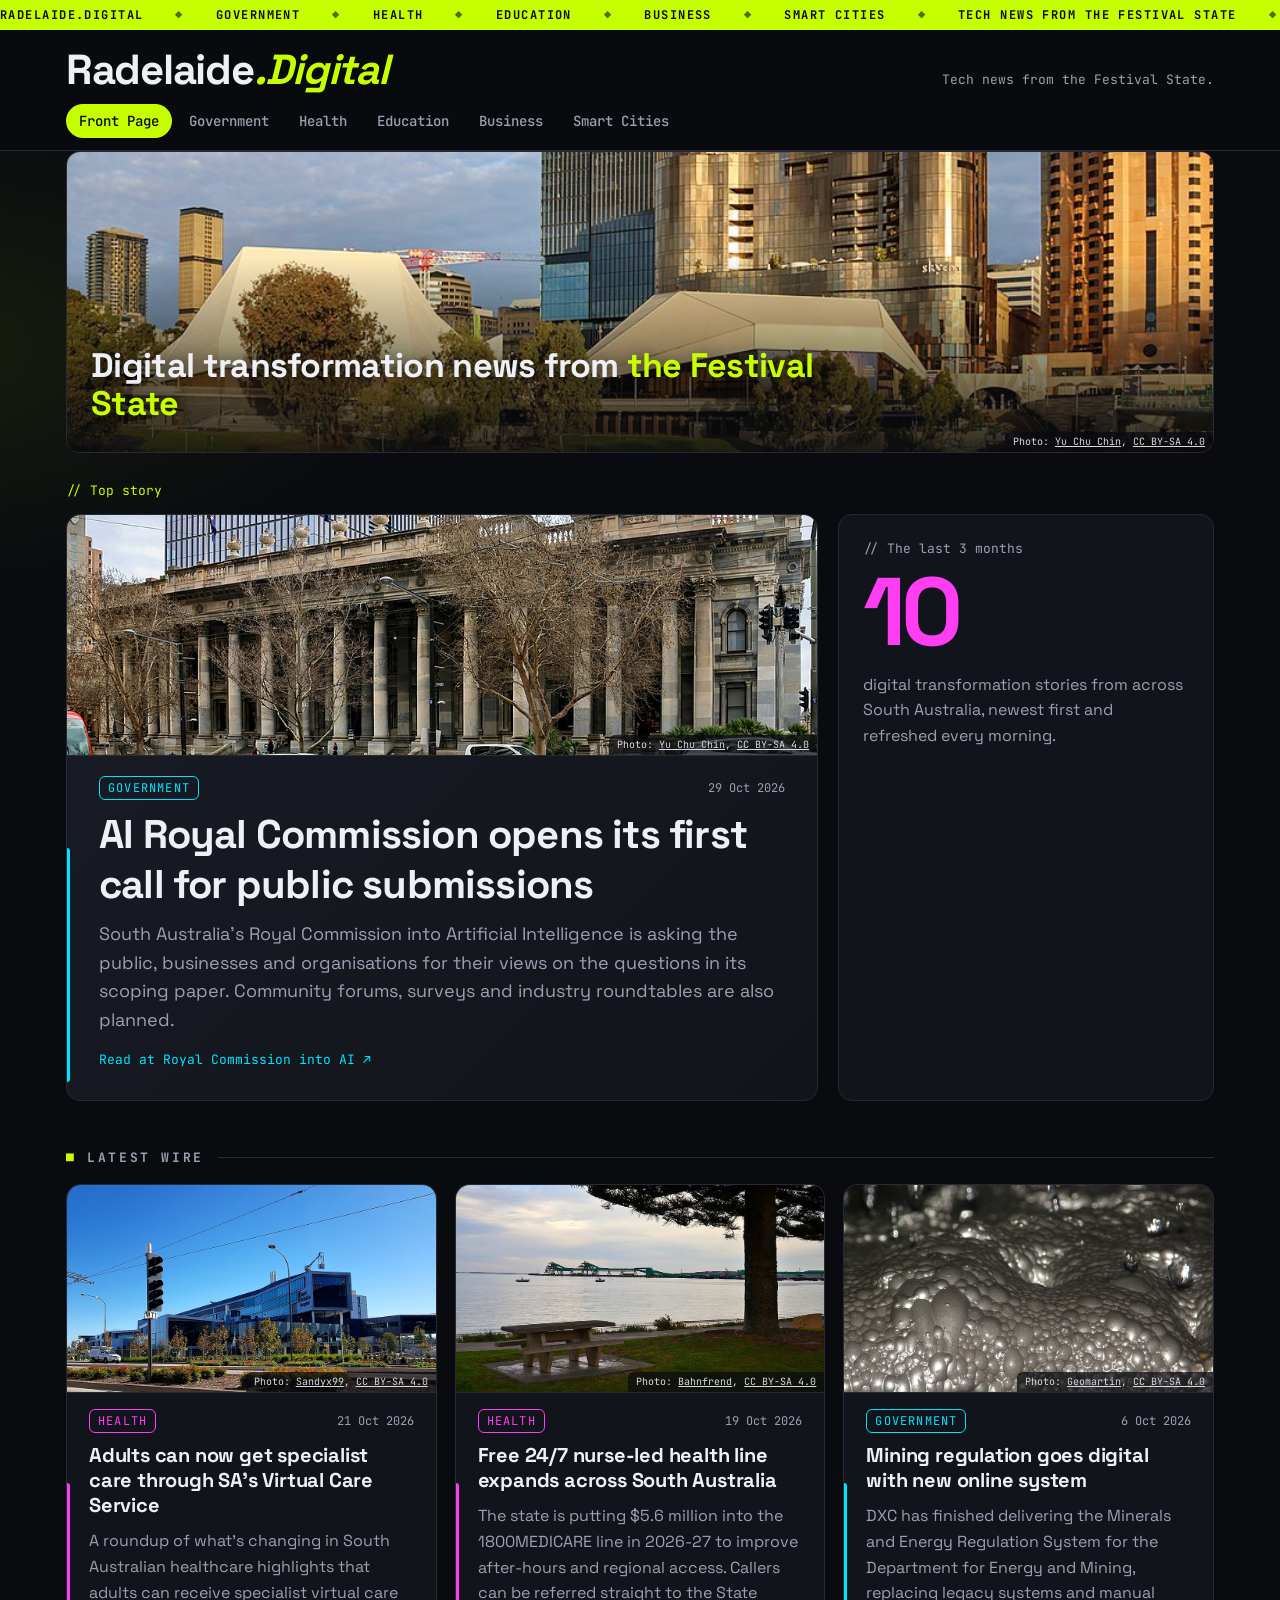
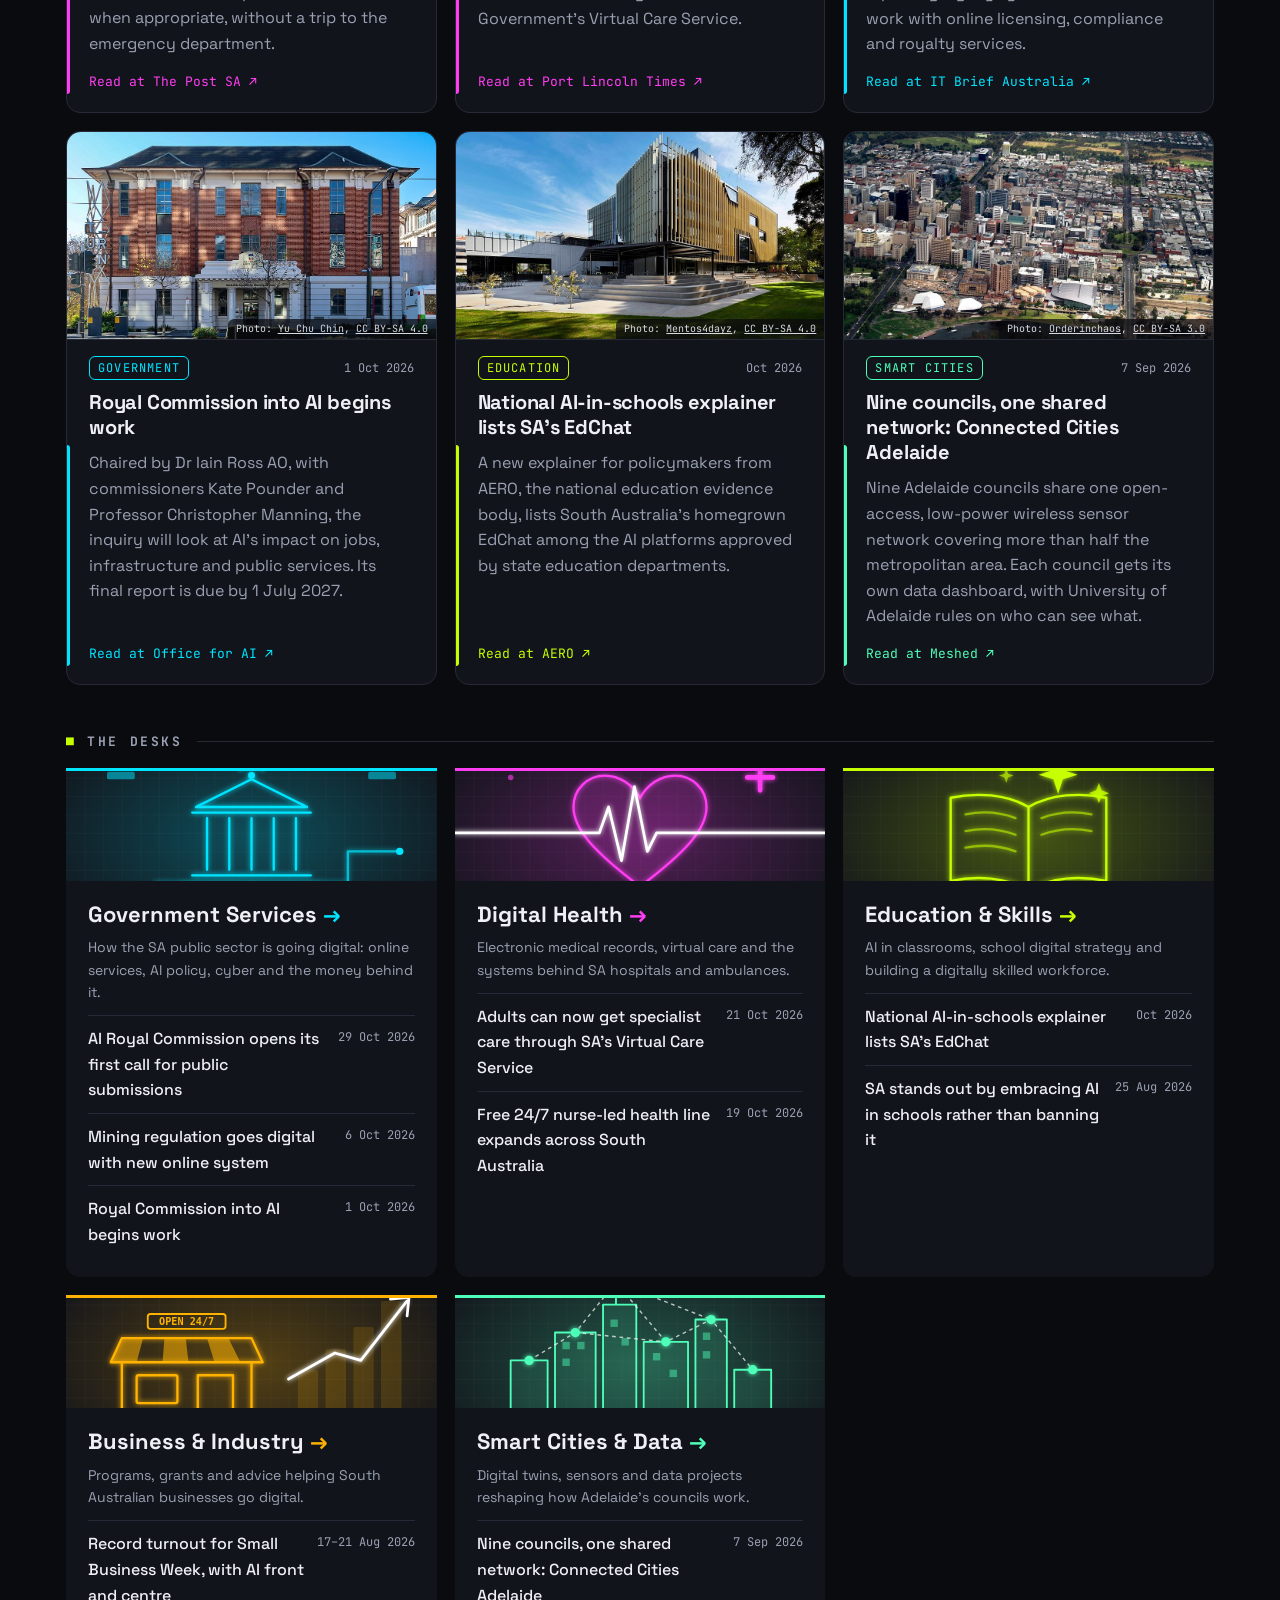
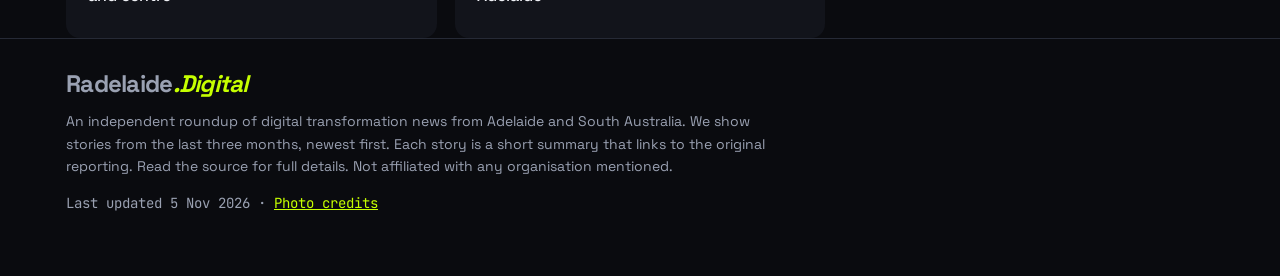
<file: index.html>
<!doctype html>
<html lang="en-AU">
<head>
  <meta charset="utf-8">
  <meta name="viewport" content="width=device-width, initial-scale=1">
  <title>Radelaide.Digital</title>
  <meta name="description" content="Digital transformation news from Adelaide and South Australia: government services, health, education, business and smart cities.">
  <link rel="icon" href="data:image/svg+xml,<svg xmlns='http://www.w3.org/2000/svg' viewBox='0 0 32 32'><rect width='32' height='32' rx='6' fill='%230a0b0f'/><text x='16' y='23' font-family='monospace' font-size='18' font-weight='700' text-anchor='middle' fill='%23c6ff00'>R.</text></svg>">
  <link rel="preconnect" href="https://fonts.googleapis.com">
  <link rel="preconnect" href="https://fonts.gstatic.com" crossorigin>
  <link href="https://fonts.googleapis.com/css2?family=Space+Grotesk:wght@400;500;700&family=JetBrains+Mono:wght@400;700&display=swap" rel="stylesheet">
  <link rel="stylesheet" href="styles.css">
</head>
<body>
  <div class="ticker" aria-hidden="true"><div class="ticker__track">
    <span>RADELAIDE.DIGITAL</span><span>GOVERNMENT</span><span>HEALTH</span><span>EDUCATION</span><span>BUSINESS</span><span>SMART CITIES</span><span>TECH NEWS FROM THE FESTIVAL STATE</span>
    <span>RADELAIDE.DIGITAL</span><span>GOVERNMENT</span><span>HEALTH</span><span>EDUCATION</span><span>BUSINESS</span><span>SMART CITIES</span><span>TECH NEWS FROM THE FESTIVAL STATE</span>
  </div></div>
  <header class="masthead">
    <div class="wrap masthead__inner">
      <a class="logo" href="index.html"><span class="logo__name">Radelaide</span><span class="logo__hi">.Digital</span></a>
      <p class="motto">Tech news from the Festival State.</p>
    </div>
    <nav class="wrap nav" aria-label="Sections">
        <a href="index.html" aria-current="page">Front Page</a>
        <a href="government.html">Government</a>
        <a href="health.html">Health</a>
        <a href="education.html">Education</a>
        <a href="business.html">Business</a>
        <a href="cities.html">Smart Cities</a>
    </nav>
  </header>
  <main class="wrap">
    <div class="banner">
      <img src="images/photos/festival-centre-jul-2026.jpg" alt="Adelaide Festival Centre beside the River Torrens" width="960" height="540">
      <p class="banner__text">Digital transformation news from <span>the Festival State</span></p>
      <p class="banner__credit">Photo: <a href="https://commons.wikimedia.org/wiki/File:Adelaide_Festival_Centre_in_July_2026_(028A7419).jpg" target="_blank" rel="noopener">Yu Chu Chin</a>, <a href="https://creativecommons.org/licenses/by-sa/4.0" target="_blank" rel="noopener">CC BY-SA 4.0</a></p>
    </div>
    <section class="hero">
      <p class="kicker mono">// Top story</p>
      <article class="card card--big" style="--accent:#00e5ff">
        <figure class="card__art">
          <a href="https://www.royalcommissionai.sa.gov.au/" target="_blank" rel="noopener" tabindex="-1"><img src="images/photos/parliament-house-2026.jpg" alt="Parliament House on North Terrace, Adelaide" loading="lazy" width="960" height="540"></a>
          <figcaption>Photo: <a href="https://commons.wikimedia.org/wiki/File:Parliament_House_in_Adelaide,_September_2026_(028A0835).jpg" target="_blank" rel="noopener">Yu Chu Chin</a>, <a href="https://creativecommons.org/licenses/by-sa/4.0" target="_blank" rel="noopener">CC BY-SA 4.0</a></figcaption>
        </figure>
        <div class="card__meta"><a class="tag" href="government.html">Government</a><time datetime="2026-10-29">29 Oct 2026</time></div>
        <h3><a href="https://www.royalcommissionai.sa.gov.au/" target="_blank" rel="noopener">AI Royal Commission opens its first call for public submissions</a></h3>
        <p>South Australia&#x27;s Royal Commission into Artificial Intelligence is asking the public, businesses and organisations for their views on the questions in its scoping paper. Community forums, surveys and industry roundtables are also planned.</p>
        <a class="src" href="https://www.royalcommissionai.sa.gov.au/" target="_blank" rel="noopener">Read at Royal Commission into AI &#8599;</a>
      </article>
      <aside class="hero__side">
        <p class="kicker mono">// The last 3 months</p>
        <p class="big-stat">10</p>
        <p>digital transformation stories from across South Australia, newest first and refreshed every morning.</p>
      </aside>
    </section>
    <h2 class="section-title"><span>Latest wire</span></h2>
    <div class="grid">
      <article class="card" style="--accent:#ff3df2">
        <figure class="card__art">
          <a href="https://thepostsa.au/health/2026/10/21/whats-changing-in-sa-healthcare-right-now/" target="_blank" rel="noopener" tabindex="-1"><img src="images/photos/new-rah.jpg" alt="The Royal Adelaide Hospital" loading="lazy" width="960" height="540"></a>
          <figcaption>Photo: <a href="https://commons.wikimedia.org/wiki/File:New_Royal_Adelaide_Hospital_15-7-17.jpg" target="_blank" rel="noopener">Sandyx99</a>, <a href="https://creativecommons.org/licenses/by-sa/4.0" target="_blank" rel="noopener">CC BY-SA 4.0</a></figcaption>
        </figure>
        <div class="card__meta"><a class="tag" href="health.html">Health</a><time datetime="2026-10-21">21 Oct 2026</time></div>
        <h3><a href="https://thepostsa.au/health/2026/10/21/whats-changing-in-sa-healthcare-right-now/" target="_blank" rel="noopener">Adults can now get specialist care through SA&#x27;s Virtual Care Service</a></h3>
        <p>A roundup of what&#x27;s changing in South Australian healthcare highlights that adults can receive specialist virtual care when appropriate, without a trip to the emergency department.</p>
        <a class="src" href="https://thepostsa.au/health/2026/10/21/whats-changing-in-sa-healthcare-right-now/" target="_blank" rel="noopener">Read at The Post SA &#8599;</a>
      </article><article class="card" style="--accent:#ff3df2">
        <figure class="card__art">
          <a href="https://portlincolntimes.com.au/news/2026/10/19/access-to-24-7-telehealth-service-expanded/" target="_blank" rel="noopener" tabindex="-1"><img src="images/photos/port-lincoln-wharf.jpg" alt="Port Lincoln wharf on South Australia&#x27;s Eyre Peninsula" loading="lazy" width="960" height="540"></a>
          <figcaption>Photo: <a href="https://commons.wikimedia.org/wiki/File:Port_Lincoln_Wharf,_2017_(01).jpg" target="_blank" rel="noopener">Bahnfrend</a>, <a href="https://creativecommons.org/licenses/by-sa/4.0" target="_blank" rel="noopener">CC BY-SA 4.0</a></figcaption>
        </figure>
        <div class="card__meta"><a class="tag" href="health.html">Health</a><time datetime="2026-10-19">19 Oct 2026</time></div>
        <h3><a href="https://portlincolntimes.com.au/news/2026/10/19/access-to-24-7-telehealth-service-expanded/" target="_blank" rel="noopener">Free 24/7 nurse-led health line expands across South Australia</a></h3>
        <p>The state is putting $5.6 million into the 1800MEDICARE line in 2026-27 to improve after-hours and regional access. Callers can be referred straight to the State Government&#x27;s Virtual Care Service.</p>
        <a class="src" href="https://portlincolntimes.com.au/news/2026/10/19/access-to-24-7-telehealth-service-expanded/" target="_blank" rel="noopener">Read at Port Lincoln Times &#8599;</a>
      </article><article class="card" style="--accent:#00e5ff">
        <figure class="card__art">
          <a href="https://itbrief.com.au/story/dxc-completes-south-australia-mining-regulation-platform" target="_blank" rel="noopener" tabindex="-1"><img src="images/photos/prominent-hill-flotation.jpg" alt="Processing plant at the Prominent Hill mine in South Australia" loading="lazy" width="960" height="540"></a>
          <figcaption>Photo: <a href="https://commons.wikimedia.org/wiki/File:Prominenthill-flotation.jpg" target="_blank" rel="noopener">Geomartin</a>, <a href="https://creativecommons.org/licenses/by-sa/4.0" target="_blank" rel="noopener">CC BY-SA 4.0</a></figcaption>
        </figure>
        <div class="card__meta"><a class="tag" href="government.html">Government</a><time datetime="2026-10-06">6 Oct 2026</time></div>
        <h3><a href="https://itbrief.com.au/story/dxc-completes-south-australia-mining-regulation-platform" target="_blank" rel="noopener">Mining regulation goes digital with new online system</a></h3>
        <p>DXC has finished delivering the Minerals and Energy Regulation System for the Department for Energy and Mining, replacing legacy systems and manual work with online licensing, compliance and royalty services.</p>
        <a class="src" href="https://itbrief.com.au/story/dxc-completes-south-australia-mining-regulation-platform" target="_blank" rel="noopener">Read at IT Brief Australia &#8599;</a>
      </article><article class="card" style="--accent:#00e5ff">
        <figure class="card__art">
          <a href="https://www.ai.sa.gov.au/" target="_blank" rel="noopener" tabindex="-1"><img src="images/photos/aiml-lot-fourteen.jpg" alt="Australian Institute for Machine Learning building at Lot Fourteen" loading="lazy" width="960" height="540"></a>
          <figcaption>Photo: <a href="https://commons.wikimedia.org/wiki/File:Australian_Institute_for_Machine_Learning_at_Lot_Fourteen_in_Adelaide,_July_2026_(028A8660).jpg" target="_blank" rel="noopener">Yu Chu Chin</a>, <a href="https://creativecommons.org/licenses/by-sa/4.0" target="_blank" rel="noopener">CC BY-SA 4.0</a></figcaption>
        </figure>
        <div class="card__meta"><a class="tag" href="government.html">Government</a><time datetime="2026-10-01">1 Oct 2026</time></div>
        <h3><a href="https://www.ai.sa.gov.au/" target="_blank" rel="noopener">Royal Commission into AI begins work</a></h3>
        <p>Chaired by Dr Iain Ross AO, with commissioners Kate Pounder and Professor Christopher Manning, the inquiry will look at AI&#x27;s impact on jobs, infrastructure and public services. Its final report is due by 1 July 2027.</p>
        <a class="src" href="https://www.ai.sa.gov.au/" target="_blank" rel="noopener">Read at Office for AI &#8599;</a>
      </article><article class="card" style="--accent:#c6ff00">
        <figure class="card__art">
          <a href="https://www.edresearch.edu.au/sites/default/files/2026-10/aero-ai-in-schools-considerations-for-policymakers-aa.pdf" target="_blank" rel="noopener" tabindex="-1"><img src="images/photos/botanic-high.jpg" alt="Adelaide Botanic High School building" loading="lazy" width="960" height="540"></a>
          <figcaption>Photo: <a href="https://commons.wikimedia.org/wiki/File:ABHS_School_Building_Hero.jpg" target="_blank" rel="noopener">Mentos4dayz</a>, <a href="https://creativecommons.org/licenses/by-sa/4.0" target="_blank" rel="noopener">CC BY-SA 4.0</a></figcaption>
        </figure>
        <div class="card__meta"><a class="tag" href="education.html">Education</a><time datetime="2026-10-01">Oct 2026</time></div>
        <h3><a href="https://www.edresearch.edu.au/sites/default/files/2026-10/aero-ai-in-schools-considerations-for-policymakers-aa.pdf" target="_blank" rel="noopener">National AI-in-schools explainer lists SA&#x27;s EdChat</a></h3>
        <p>A new explainer for policymakers from AERO, the national education evidence body, lists South Australia&#x27;s homegrown EdChat among the AI platforms approved by state education departments.</p>
        <a class="src" href="https://www.edresearch.edu.au/sites/default/files/2026-10/aero-ai-in-schools-considerations-for-policymakers-aa.pdf" target="_blank" rel="noopener">Read at AERO &#8599;</a>
      </article><article class="card" style="--accent:#4dffb8">
        <figure class="card__art">
          <a href="https://www.meshed.network/resources/connected-cities-adelaide-lorawan/" target="_blank" rel="noopener" tabindex="-1"><img src="images/photos/aerial-cbd.jpg" alt="Aerial view of the Adelaide city centre" loading="lazy" width="960" height="540"></a>
          <figcaption>Photo: <a href="https://commons.wikimedia.org/wiki/File:Aerial_-_Adelaide_CBD_1.jpg" target="_blank" rel="noopener">Orderinchaos</a>, <a href="https://creativecommons.org/licenses/by-sa/3.0" target="_blank" rel="noopener">CC BY-SA 3.0</a></figcaption>
        </figure>
        <div class="card__meta"><a class="tag" href="cities.html">Smart Cities</a><time datetime="2026-09-07">7 Sep 2026</time></div>
        <h3><a href="https://www.meshed.network/resources/connected-cities-adelaide-lorawan/" target="_blank" rel="noopener">Nine councils, one shared network: Connected Cities Adelaide</a></h3>
        <p>Nine Adelaide councils share one open-access, low-power wireless sensor network covering more than half the metropolitan area. Each council gets its own data dashboard, with University of Adelaide rules on who can see what.</p>
        <a class="src" href="https://www.meshed.network/resources/connected-cities-adelaide-lorawan/" target="_blank" rel="noopener">Read at Meshed &#8599;</a>
      </article>
    </div>
    <h2 class="section-title"><span>The desks</span></h2>
    <div class="desks">
      <section class="desk" style="--accent:#00e5ff">
        <a class="desk__art" href="government.html" tabindex="-1" aria-hidden="true"><img src="images/government.svg" alt="" loading="lazy" width="400" height="225"></a>
        <h3><a href="government.html">Government Services <span aria-hidden="true">&#8594;</span></a></h3>
        <p>How the SA public sector is going digital: online services, AI policy, cyber and the money behind it.</p>
        <ul><li><a href="https://www.royalcommissionai.sa.gov.au/" target="_blank" rel="noopener">AI Royal Commission opens its first call for public submissions</a><span>29 Oct 2026</span></li>
<li><a href="https://itbrief.com.au/story/dxc-completes-south-australia-mining-regulation-platform" target="_blank" rel="noopener">Mining regulation goes digital with new online system</a><span>6 Oct 2026</span></li>
<li><a href="https://www.ai.sa.gov.au/" target="_blank" rel="noopener">Royal Commission into AI begins work</a><span>1 Oct 2026</span></li></ul>
      </section>
      <section class="desk" style="--accent:#ff3df2">
        <a class="desk__art" href="health.html" tabindex="-1" aria-hidden="true"><img src="images/health.svg" alt="" loading="lazy" width="400" height="225"></a>
        <h3><a href="health.html">Digital Health <span aria-hidden="true">&#8594;</span></a></h3>
        <p>Electronic medical records, virtual care and the systems behind SA hospitals and ambulances.</p>
        <ul><li><a href="https://thepostsa.au/health/2026/10/21/whats-changing-in-sa-healthcare-right-now/" target="_blank" rel="noopener">Adults can now get specialist care through SA&#x27;s Virtual Care Service</a><span>21 Oct 2026</span></li>
<li><a href="https://portlincolntimes.com.au/news/2026/10/19/access-to-24-7-telehealth-service-expanded/" target="_blank" rel="noopener">Free 24/7 nurse-led health line expands across South Australia</a><span>19 Oct 2026</span></li></ul>
      </section>
      <section class="desk" style="--accent:#c6ff00">
        <a class="desk__art" href="education.html" tabindex="-1" aria-hidden="true"><img src="images/education.svg" alt="" loading="lazy" width="400" height="225"></a>
        <h3><a href="education.html">Education &amp; Skills <span aria-hidden="true">&#8594;</span></a></h3>
        <p>AI in classrooms, school digital strategy and building a digitally skilled workforce.</p>
        <ul><li><a href="https://www.edresearch.edu.au/sites/default/files/2026-10/aero-ai-in-schools-considerations-for-policymakers-aa.pdf" target="_blank" rel="noopener">National AI-in-schools explainer lists SA&#x27;s EdChat</a><span>Oct 2026</span></li>
<li><a href="https://www.abc.net.au/news/2026-08-25/how-education-departments-across-country-are-cracking-down-on-ai/107026976" target="_blank" rel="noopener">SA stands out by embracing AI in schools rather than banning it</a><span>25 Aug 2026</span></li></ul>
      </section>
      <section class="desk" style="--accent:#ffb300">
        <a class="desk__art" href="business.html" tabindex="-1" aria-hidden="true"><img src="images/business.svg" alt="" loading="lazy" width="400" height="225"></a>
        <h3><a href="business.html">Business &amp; Industry <span aria-hidden="true">&#8594;</span></a></h3>
        <p>Programs, grants and advice helping South Australian businesses go digital.</p>
        <ul><li><a href="https://glamadelaide.com.au/record-1500-sa-businesses-take-part-in-small-business-week/" target="_blank" rel="noopener">Record turnout for Small Business Week, with AI front and centre</a><span>17–21 Aug 2026</span></li></ul>
      </section>
      <section class="desk" style="--accent:#4dffb8">
        <a class="desk__art" href="cities.html" tabindex="-1" aria-hidden="true"><img src="images/cities.svg" alt="" loading="lazy" width="400" height="225"></a>
        <h3><a href="cities.html">Smart Cities &amp; Data <span aria-hidden="true">&#8594;</span></a></h3>
        <p>Digital twins, sensors and data projects reshaping how Adelaide&#x27;s councils work.</p>
        <ul><li><a href="https://www.meshed.network/resources/connected-cities-adelaide-lorawan/" target="_blank" rel="noopener">Nine councils, one shared network: Connected Cities Adelaide</a><span>7 Sep 2026</span></li></ul>
      </section>
    </div>
  </main>
  <footer class="footer">
    <div class="wrap">
      <p class="logo logo--sm"><span class="logo__name">Radelaide</span><span class="logo__hi">.Digital</span></p>
      <p>An independent roundup of digital transformation news from Adelaide and South Australia. We show stories from the last three months, newest first. Each story is a short summary that links to the original reporting. Read the source for full details. Not affiliated with any organisation mentioned.</p>
      <p class="mono">Last updated 5 Nov 2026 &middot; <a href="credits.html">Photo credits</a></p>
    </div>
  </footer>
</body>
</html>
</file>
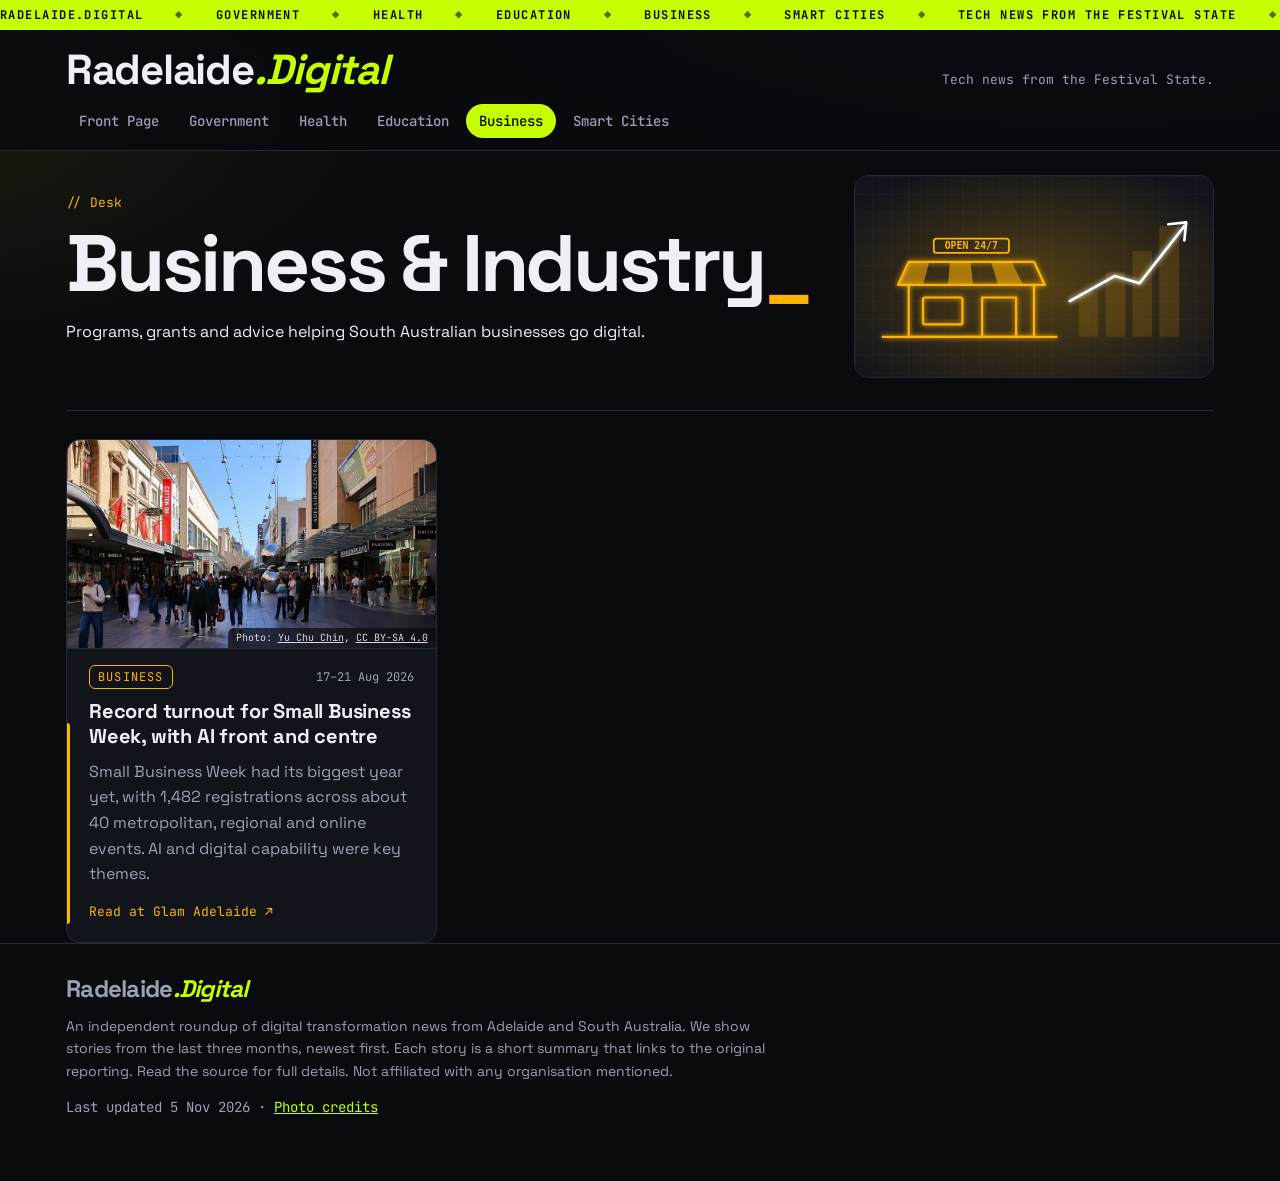
<file: business.html>
<!doctype html>
<html lang="en-AU">
<head>
  <meta charset="utf-8">
  <meta name="viewport" content="width=device-width, initial-scale=1">
  <title>Business &amp; Industry | Radelaide.Digital</title>
  <meta name="description" content="Business &amp; Industry news from Adelaide and South Australia. Programs, grants and advice helping South Australian businesses go digital.">
  <link rel="icon" href="data:image/svg+xml,<svg xmlns='http://www.w3.org/2000/svg' viewBox='0 0 32 32'><rect width='32' height='32' rx='6' fill='%230a0b0f'/><text x='16' y='23' font-family='monospace' font-size='18' font-weight='700' text-anchor='middle' fill='%23c6ff00'>R.</text></svg>">
  <link rel="preconnect" href="https://fonts.googleapis.com">
  <link rel="preconnect" href="https://fonts.gstatic.com" crossorigin>
  <link href="https://fonts.googleapis.com/css2?family=Space+Grotesk:wght@400;500;700&family=JetBrains+Mono:wght@400;700&display=swap" rel="stylesheet">
  <link rel="stylesheet" href="styles.css">
</head>
<body>
  <div class="ticker" aria-hidden="true"><div class="ticker__track">
    <span>RADELAIDE.DIGITAL</span><span>GOVERNMENT</span><span>HEALTH</span><span>EDUCATION</span><span>BUSINESS</span><span>SMART CITIES</span><span>TECH NEWS FROM THE FESTIVAL STATE</span>
    <span>RADELAIDE.DIGITAL</span><span>GOVERNMENT</span><span>HEALTH</span><span>EDUCATION</span><span>BUSINESS</span><span>SMART CITIES</span><span>TECH NEWS FROM THE FESTIVAL STATE</span>
  </div></div>
  <header class="masthead">
    <div class="wrap masthead__inner">
      <a class="logo" href="index.html"><span class="logo__name">Radelaide</span><span class="logo__hi">.Digital</span></a>
      <p class="motto">Tech news from the Festival State.</p>
    </div>
    <nav class="wrap nav" aria-label="Sections">
        <a href="index.html">Front Page</a>
        <a href="government.html">Government</a>
        <a href="health.html">Health</a>
        <a href="education.html">Education</a>
        <a href="business.html" aria-current="page">Business</a>
        <a href="cities.html">Smart Cities</a>
    </nav>
  </header>
  <main class="wrap">
    <section class="cat-head" style="--accent:#ffb300">
      <div>
        <p class="kicker mono">// Desk</p>
        <h1>Business &amp; Industry</h1>
        <p>Programs, grants and advice helping South Australian businesses go digital.</p>
      </div>
      <img class="cat-head__art" src="images/business.svg" alt="" width="400" height="225">
    </section>
    <div class="grid">
      <article class="card" style="--accent:#ffb300">
        <figure class="card__art">
          <a href="https://glamadelaide.com.au/record-1500-sa-businesses-take-part-in-small-business-week/" target="_blank" rel="noopener" tabindex="-1"><img src="images/photos/rundle-mall-aug-2026.jpg" alt="Shoppers in Rundle Mall, Adelaide" loading="lazy" width="960" height="540"></a>
          <figcaption>Photo: <a href="https://commons.wikimedia.org/wiki/File:Rundle_Mall_in_Adelaide,_August_2026_(028A0713).jpg" target="_blank" rel="noopener">Yu Chu Chin</a>, <a href="https://creativecommons.org/licenses/by-sa/4.0" target="_blank" rel="noopener">CC BY-SA 4.0</a></figcaption>
        </figure>
        <div class="card__meta"><a class="tag" href="business.html">Business</a><time datetime="2026-08-21">17–21 Aug 2026</time></div>
        <h3><a href="https://glamadelaide.com.au/record-1500-sa-businesses-take-part-in-small-business-week/" target="_blank" rel="noopener">Record turnout for Small Business Week, with AI front and centre</a></h3>
        <p>Small Business Week had its biggest year yet, with 1,482 registrations across about 40 metropolitan, regional and online events. AI and digital capability were key themes.</p>
        <a class="src" href="https://glamadelaide.com.au/record-1500-sa-businesses-take-part-in-small-business-week/" target="_blank" rel="noopener">Read at Glam Adelaide &#8599;</a>
      </article>
    </div>
  </main>
  <footer class="footer">
    <div class="wrap">
      <p class="logo logo--sm"><span class="logo__name">Radelaide</span><span class="logo__hi">.Digital</span></p>
      <p>An independent roundup of digital transformation news from Adelaide and South Australia. We show stories from the last three months, newest first. Each story is a short summary that links to the original reporting. Read the source for full details. Not affiliated with any organisation mentioned.</p>
      <p class="mono">Last updated 5 Nov 2026 &middot; <a href="credits.html">Photo credits</a></p>
    </div>
  </footer>
</body>
</html>
</file>
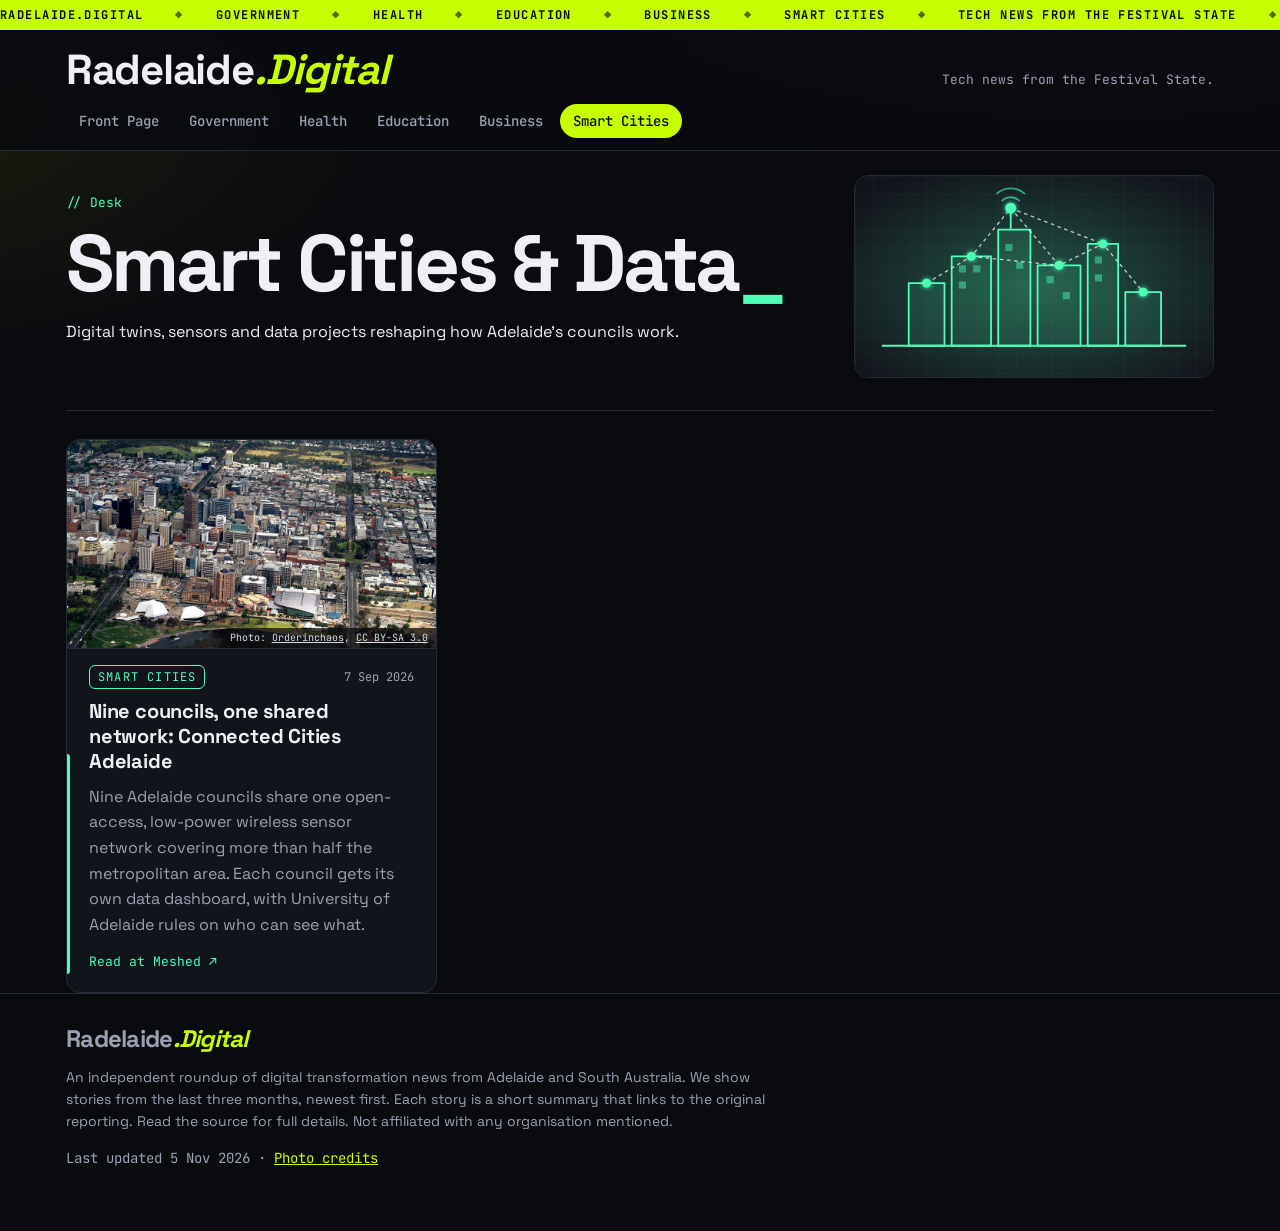
<file: cities.html>
<!doctype html>
<html lang="en-AU">
<head>
  <meta charset="utf-8">
  <meta name="viewport" content="width=device-width, initial-scale=1">
  <title>Smart Cities &amp; Data | Radelaide.Digital</title>
  <meta name="description" content="Smart Cities &amp; Data news from Adelaide and South Australia. Digital twins, sensors and data projects reshaping how Adelaide&#x27;s councils work.">
  <link rel="icon" href="data:image/svg+xml,<svg xmlns='http://www.w3.org/2000/svg' viewBox='0 0 32 32'><rect width='32' height='32' rx='6' fill='%230a0b0f'/><text x='16' y='23' font-family='monospace' font-size='18' font-weight='700' text-anchor='middle' fill='%23c6ff00'>R.</text></svg>">
  <link rel="preconnect" href="https://fonts.googleapis.com">
  <link rel="preconnect" href="https://fonts.gstatic.com" crossorigin>
  <link href="https://fonts.googleapis.com/css2?family=Space+Grotesk:wght@400;500;700&family=JetBrains+Mono:wght@400;700&display=swap" rel="stylesheet">
  <link rel="stylesheet" href="styles.css">
</head>
<body>
  <div class="ticker" aria-hidden="true"><div class="ticker__track">
    <span>RADELAIDE.DIGITAL</span><span>GOVERNMENT</span><span>HEALTH</span><span>EDUCATION</span><span>BUSINESS</span><span>SMART CITIES</span><span>TECH NEWS FROM THE FESTIVAL STATE</span>
    <span>RADELAIDE.DIGITAL</span><span>GOVERNMENT</span><span>HEALTH</span><span>EDUCATION</span><span>BUSINESS</span><span>SMART CITIES</span><span>TECH NEWS FROM THE FESTIVAL STATE</span>
  </div></div>
  <header class="masthead">
    <div class="wrap masthead__inner">
      <a class="logo" href="index.html"><span class="logo__name">Radelaide</span><span class="logo__hi">.Digital</span></a>
      <p class="motto">Tech news from the Festival State.</p>
    </div>
    <nav class="wrap nav" aria-label="Sections">
        <a href="index.html">Front Page</a>
        <a href="government.html">Government</a>
        <a href="health.html">Health</a>
        <a href="education.html">Education</a>
        <a href="business.html">Business</a>
        <a href="cities.html" aria-current="page">Smart Cities</a>
    </nav>
  </header>
  <main class="wrap">
    <section class="cat-head" style="--accent:#4dffb8">
      <div>
        <p class="kicker mono">// Desk</p>
        <h1>Smart Cities &amp; Data</h1>
        <p>Digital twins, sensors and data projects reshaping how Adelaide&#x27;s councils work.</p>
      </div>
      <img class="cat-head__art" src="images/cities.svg" alt="" width="400" height="225">
    </section>
    <div class="grid">
      <article class="card" style="--accent:#4dffb8">
        <figure class="card__art">
          <a href="https://www.meshed.network/resources/connected-cities-adelaide-lorawan/" target="_blank" rel="noopener" tabindex="-1"><img src="images/photos/aerial-cbd.jpg" alt="Aerial view of the Adelaide city centre" loading="lazy" width="960" height="540"></a>
          <figcaption>Photo: <a href="https://commons.wikimedia.org/wiki/File:Aerial_-_Adelaide_CBD_1.jpg" target="_blank" rel="noopener">Orderinchaos</a>, <a href="https://creativecommons.org/licenses/by-sa/3.0" target="_blank" rel="noopener">CC BY-SA 3.0</a></figcaption>
        </figure>
        <div class="card__meta"><a class="tag" href="cities.html">Smart Cities</a><time datetime="2026-09-07">7 Sep 2026</time></div>
        <h3><a href="https://www.meshed.network/resources/connected-cities-adelaide-lorawan/" target="_blank" rel="noopener">Nine councils, one shared network: Connected Cities Adelaide</a></h3>
        <p>Nine Adelaide councils share one open-access, low-power wireless sensor network covering more than half the metropolitan area. Each council gets its own data dashboard, with University of Adelaide rules on who can see what.</p>
        <a class="src" href="https://www.meshed.network/resources/connected-cities-adelaide-lorawan/" target="_blank" rel="noopener">Read at Meshed &#8599;</a>
      </article>
    </div>
  </main>
  <footer class="footer">
    <div class="wrap">
      <p class="logo logo--sm"><span class="logo__name">Radelaide</span><span class="logo__hi">.Digital</span></p>
      <p>An independent roundup of digital transformation news from Adelaide and South Australia. We show stories from the last three months, newest first. Each story is a short summary that links to the original reporting. Read the source for full details. Not affiliated with any organisation mentioned.</p>
      <p class="mono">Last updated 5 Nov 2026 &middot; <a href="credits.html">Photo credits</a></p>
    </div>
  </footer>
</body>
</html>
</file>
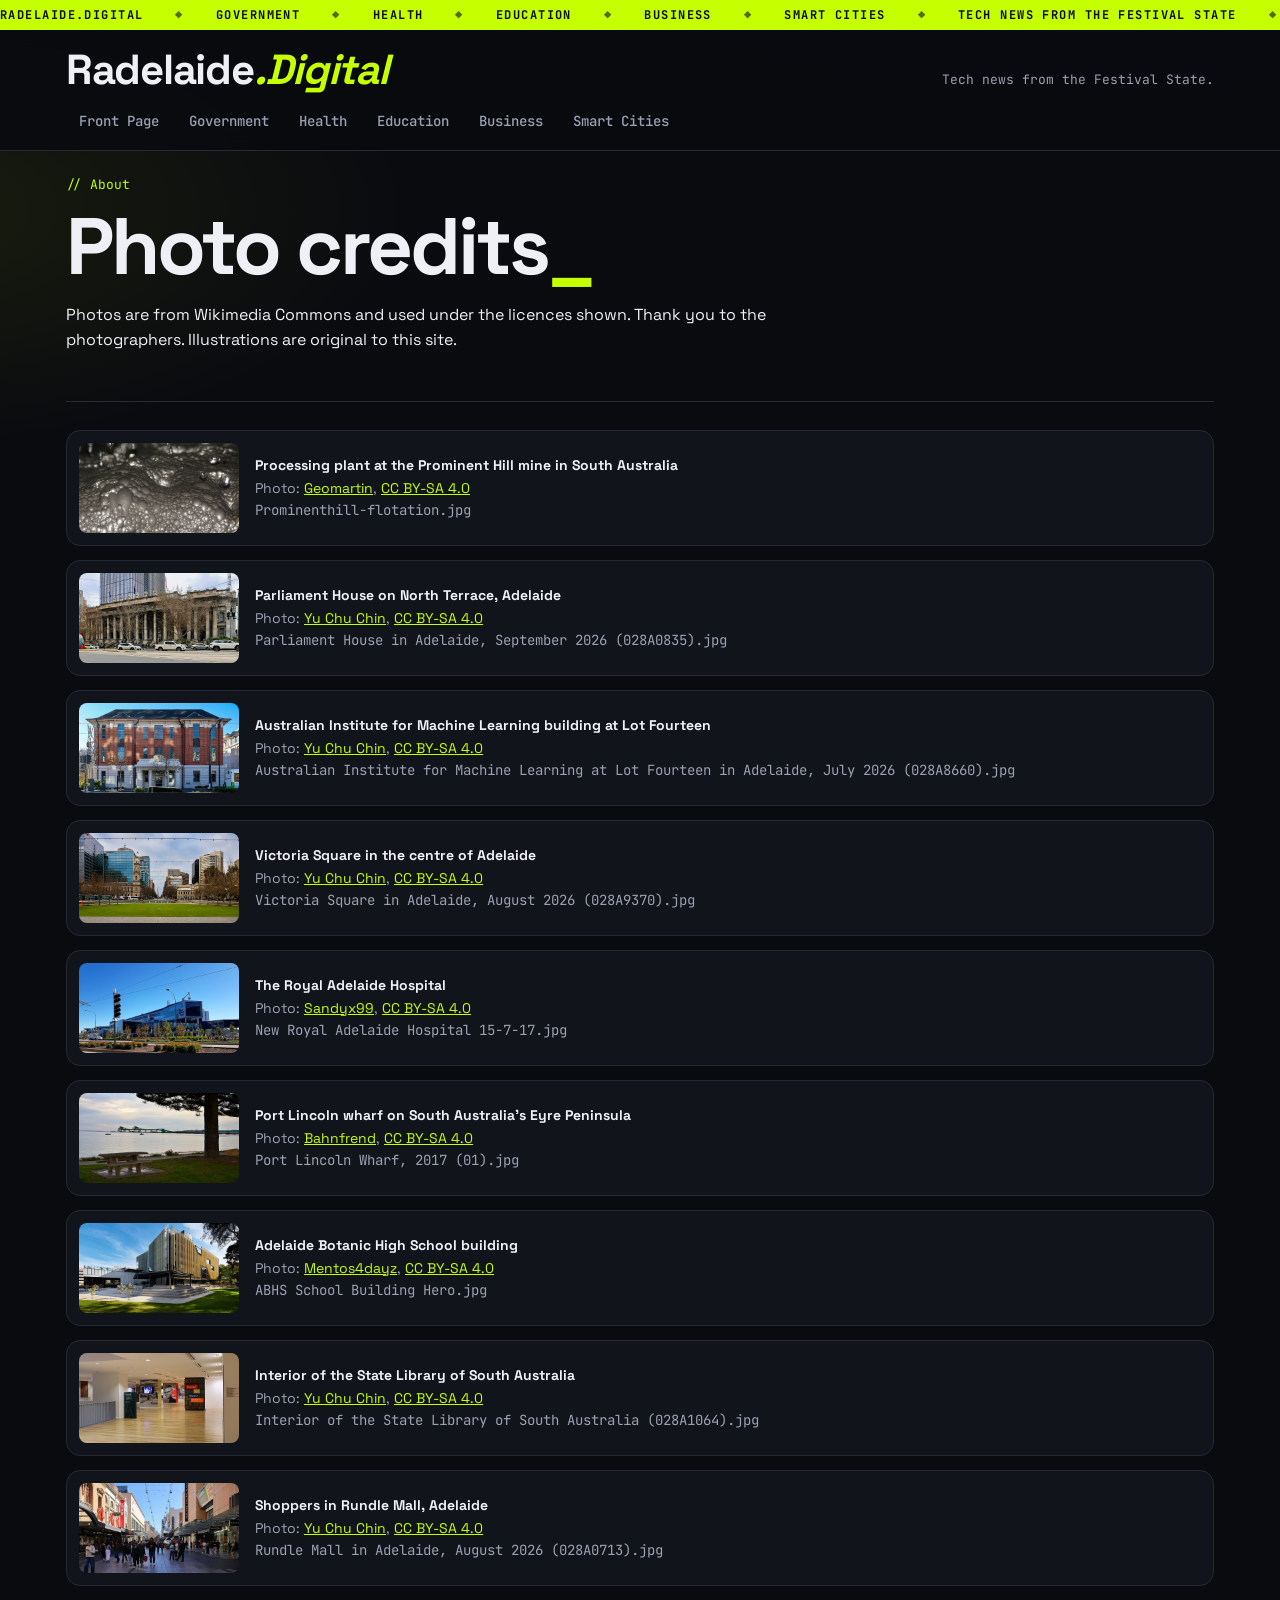
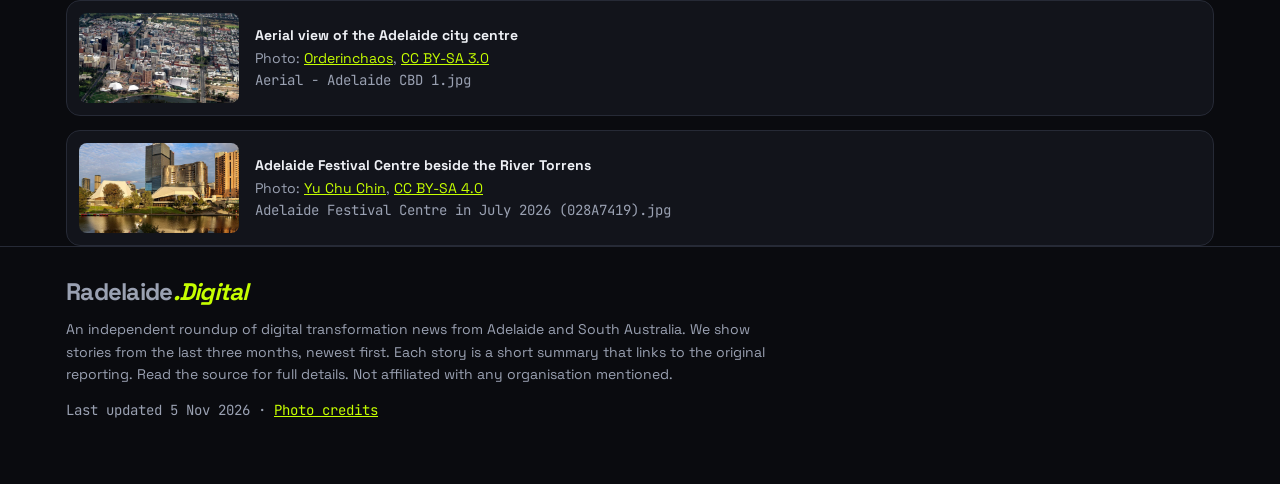
<file: credits.html>
<!doctype html>
<html lang="en-AU">
<head>
  <meta charset="utf-8">
  <meta name="viewport" content="width=device-width, initial-scale=1">
  <title>Photo credits | Radelaide.Digital</title>
  <meta name="description" content="Photo credits for Radelaide.Digital.">
  <link rel="icon" href="data:image/svg+xml,<svg xmlns='http://www.w3.org/2000/svg' viewBox='0 0 32 32'><rect width='32' height='32' rx='6' fill='%230a0b0f'/><text x='16' y='23' font-family='monospace' font-size='18' font-weight='700' text-anchor='middle' fill='%23c6ff00'>R.</text></svg>">
  <link rel="preconnect" href="https://fonts.googleapis.com">
  <link rel="preconnect" href="https://fonts.gstatic.com" crossorigin>
  <link href="https://fonts.googleapis.com/css2?family=Space+Grotesk:wght@400;500;700&family=JetBrains+Mono:wght@400;700&display=swap" rel="stylesheet">
  <link rel="stylesheet" href="styles.css">
</head>
<body>
  <div class="ticker" aria-hidden="true"><div class="ticker__track">
    <span>RADELAIDE.DIGITAL</span><span>GOVERNMENT</span><span>HEALTH</span><span>EDUCATION</span><span>BUSINESS</span><span>SMART CITIES</span><span>TECH NEWS FROM THE FESTIVAL STATE</span>
    <span>RADELAIDE.DIGITAL</span><span>GOVERNMENT</span><span>HEALTH</span><span>EDUCATION</span><span>BUSINESS</span><span>SMART CITIES</span><span>TECH NEWS FROM THE FESTIVAL STATE</span>
  </div></div>
  <header class="masthead">
    <div class="wrap masthead__inner">
      <a class="logo" href="index.html"><span class="logo__name">Radelaide</span><span class="logo__hi">.Digital</span></a>
      <p class="motto">Tech news from the Festival State.</p>
    </div>
    <nav class="wrap nav" aria-label="Sections">
        <a href="index.html">Front Page</a>
        <a href="government.html">Government</a>
        <a href="health.html">Health</a>
        <a href="education.html">Education</a>
        <a href="business.html">Business</a>
        <a href="cities.html">Smart Cities</a>
    </nav>
  </header>
  <main class="wrap">
    <section class="cat-head" style="--accent:#c6ff00">
      <div>
        <p class="kicker mono">// About</p>
        <h1>Photo credits</h1>
        <p>Photos are from Wikimedia Commons and used under the licences shown. Thank you to the photographers. Illustrations are original to this site.</p>
      </div>
    </section>
    <ul class="credits">
      <li><img src="images/photos/prominent-hill-flotation.jpg" alt="" loading="lazy" width="160" height="90"><div><strong>Processing plant at the Prominent Hill mine in South Australia</strong><br>Photo: <a href="https://commons.wikimedia.org/wiki/File:Prominenthill-flotation.jpg" target="_blank" rel="noopener">Geomartin</a>, <a href="https://creativecommons.org/licenses/by-sa/4.0" target="_blank" rel="noopener">CC BY-SA 4.0</a><br><span class="mono">Prominenthill-flotation.jpg</span></div></li>
      <li><img src="images/photos/parliament-house-2026.jpg" alt="" loading="lazy" width="160" height="90"><div><strong>Parliament House on North Terrace, Adelaide</strong><br>Photo: <a href="https://commons.wikimedia.org/wiki/File:Parliament_House_in_Adelaide,_September_2026_(028A0835).jpg" target="_blank" rel="noopener">Yu Chu Chin</a>, <a href="https://creativecommons.org/licenses/by-sa/4.0" target="_blank" rel="noopener">CC BY-SA 4.0</a><br><span class="mono">Parliament House in Adelaide, September 2026 (028A0835).jpg</span></div></li>
      <li><img src="images/photos/aiml-lot-fourteen.jpg" alt="" loading="lazy" width="160" height="90"><div><strong>Australian Institute for Machine Learning building at Lot Fourteen</strong><br>Photo: <a href="https://commons.wikimedia.org/wiki/File:Australian_Institute_for_Machine_Learning_at_Lot_Fourteen_in_Adelaide,_July_2026_(028A8660).jpg" target="_blank" rel="noopener">Yu Chu Chin</a>, <a href="https://creativecommons.org/licenses/by-sa/4.0" target="_blank" rel="noopener">CC BY-SA 4.0</a><br><span class="mono">Australian Institute for Machine Learning at Lot Fourteen in Adelaide, July 2026 (028A8660).jpg</span></div></li>
      <li><img src="images/photos/victoria-square-aug-2026.jpg" alt="" loading="lazy" width="160" height="90"><div><strong>Victoria Square in the centre of Adelaide</strong><br>Photo: <a href="https://commons.wikimedia.org/wiki/File:Victoria_Square_in_Adelaide,_August_2026_(028A9370).jpg" target="_blank" rel="noopener">Yu Chu Chin</a>, <a href="https://creativecommons.org/licenses/by-sa/4.0" target="_blank" rel="noopener">CC BY-SA 4.0</a><br><span class="mono">Victoria Square in Adelaide, August 2026 (028A9370).jpg</span></div></li>
      <li><img src="images/photos/new-rah.jpg" alt="" loading="lazy" width="160" height="90"><div><strong>The Royal Adelaide Hospital</strong><br>Photo: <a href="https://commons.wikimedia.org/wiki/File:New_Royal_Adelaide_Hospital_15-7-17.jpg" target="_blank" rel="noopener">Sandyx99</a>, <a href="https://creativecommons.org/licenses/by-sa/4.0" target="_blank" rel="noopener">CC BY-SA 4.0</a><br><span class="mono">New Royal Adelaide Hospital 15-7-17.jpg</span></div></li>
      <li><img src="images/photos/port-lincoln-wharf.jpg" alt="" loading="lazy" width="160" height="90"><div><strong>Port Lincoln wharf on South Australia&#x27;s Eyre Peninsula</strong><br>Photo: <a href="https://commons.wikimedia.org/wiki/File:Port_Lincoln_Wharf,_2017_(01).jpg" target="_blank" rel="noopener">Bahnfrend</a>, <a href="https://creativecommons.org/licenses/by-sa/4.0" target="_blank" rel="noopener">CC BY-SA 4.0</a><br><span class="mono">Port Lincoln Wharf, 2017 (01).jpg</span></div></li>
      <li><img src="images/photos/botanic-high.jpg" alt="" loading="lazy" width="160" height="90"><div><strong>Adelaide Botanic High School building</strong><br>Photo: <a href="https://commons.wikimedia.org/wiki/File:ABHS_School_Building_Hero.jpg" target="_blank" rel="noopener">Mentos4dayz</a>, <a href="https://creativecommons.org/licenses/by-sa/4.0" target="_blank" rel="noopener">CC BY-SA 4.0</a><br><span class="mono">ABHS School Building Hero.jpg</span></div></li>
      <li><img src="images/photos/state-library-interior.jpg" alt="" loading="lazy" width="160" height="90"><div><strong>Interior of the State Library of South Australia</strong><br>Photo: <a href="https://commons.wikimedia.org/wiki/File:Interior_of_the_State_Library_of_South_Australia_(028A1064).jpg" target="_blank" rel="noopener">Yu Chu Chin</a>, <a href="https://creativecommons.org/licenses/by-sa/4.0" target="_blank" rel="noopener">CC BY-SA 4.0</a><br><span class="mono">Interior of the State Library of South Australia (028A1064).jpg</span></div></li>
      <li><img src="images/photos/rundle-mall-aug-2026.jpg" alt="" loading="lazy" width="160" height="90"><div><strong>Shoppers in Rundle Mall, Adelaide</strong><br>Photo: <a href="https://commons.wikimedia.org/wiki/File:Rundle_Mall_in_Adelaide,_August_2026_(028A0713).jpg" target="_blank" rel="noopener">Yu Chu Chin</a>, <a href="https://creativecommons.org/licenses/by-sa/4.0" target="_blank" rel="noopener">CC BY-SA 4.0</a><br><span class="mono">Rundle Mall in Adelaide, August 2026 (028A0713).jpg</span></div></li>
      <li><img src="images/photos/aerial-cbd.jpg" alt="" loading="lazy" width="160" height="90"><div><strong>Aerial view of the Adelaide city centre</strong><br>Photo: <a href="https://commons.wikimedia.org/wiki/File:Aerial_-_Adelaide_CBD_1.jpg" target="_blank" rel="noopener">Orderinchaos</a>, <a href="https://creativecommons.org/licenses/by-sa/3.0" target="_blank" rel="noopener">CC BY-SA 3.0</a><br><span class="mono">Aerial - Adelaide CBD 1.jpg</span></div></li>
      <li><img src="images/photos/festival-centre-jul-2026.jpg" alt="" loading="lazy" width="160" height="90"><div><strong>Adelaide Festival Centre beside the River Torrens</strong><br>Photo: <a href="https://commons.wikimedia.org/wiki/File:Adelaide_Festival_Centre_in_July_2026_(028A7419).jpg" target="_blank" rel="noopener">Yu Chu Chin</a>, <a href="https://creativecommons.org/licenses/by-sa/4.0" target="_blank" rel="noopener">CC BY-SA 4.0</a><br><span class="mono">Adelaide Festival Centre in July 2026 (028A7419).jpg</span></div></li>
    </ul>
  </main>
  <footer class="footer">
    <div class="wrap">
      <p class="logo logo--sm"><span class="logo__name">Radelaide</span><span class="logo__hi">.Digital</span></p>
      <p>An independent roundup of digital transformation news from Adelaide and South Australia. We show stories from the last three months, newest first. Each story is a short summary that links to the original reporting. Read the source for full details. Not affiliated with any organisation mentioned.</p>
      <p class="mono">Last updated 5 Nov 2026 &middot; <a href="credits.html">Photo credits</a></p>
    </div>
  </footer>
</body>
</html>
</file>
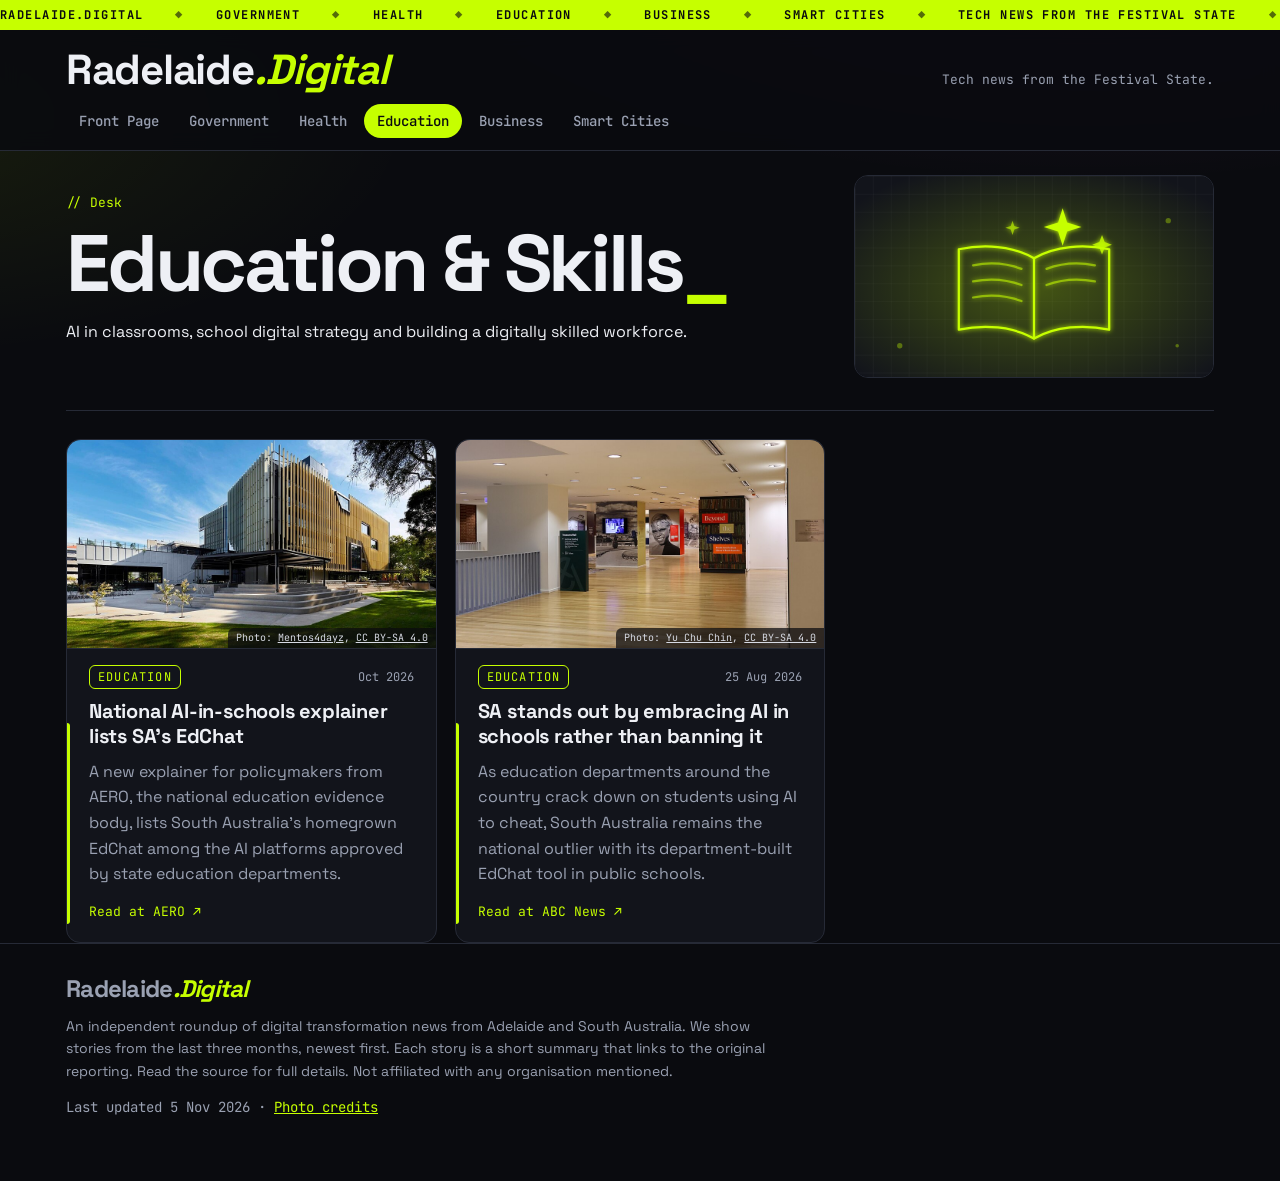
<file: education.html>
<!doctype html>
<html lang="en-AU">
<head>
  <meta charset="utf-8">
  <meta name="viewport" content="width=device-width, initial-scale=1">
  <title>Education &amp; Skills | Radelaide.Digital</title>
  <meta name="description" content="Education &amp; Skills news from Adelaide and South Australia. AI in classrooms, school digital strategy and building a digitally skilled workforce.">
  <link rel="icon" href="data:image/svg+xml,<svg xmlns='http://www.w3.org/2000/svg' viewBox='0 0 32 32'><rect width='32' height='32' rx='6' fill='%230a0b0f'/><text x='16' y='23' font-family='monospace' font-size='18' font-weight='700' text-anchor='middle' fill='%23c6ff00'>R.</text></svg>">
  <link rel="preconnect" href="https://fonts.googleapis.com">
  <link rel="preconnect" href="https://fonts.gstatic.com" crossorigin>
  <link href="https://fonts.googleapis.com/css2?family=Space+Grotesk:wght@400;500;700&family=JetBrains+Mono:wght@400;700&display=swap" rel="stylesheet">
  <link rel="stylesheet" href="styles.css">
</head>
<body>
  <div class="ticker" aria-hidden="true"><div class="ticker__track">
    <span>RADELAIDE.DIGITAL</span><span>GOVERNMENT</span><span>HEALTH</span><span>EDUCATION</span><span>BUSINESS</span><span>SMART CITIES</span><span>TECH NEWS FROM THE FESTIVAL STATE</span>
    <span>RADELAIDE.DIGITAL</span><span>GOVERNMENT</span><span>HEALTH</span><span>EDUCATION</span><span>BUSINESS</span><span>SMART CITIES</span><span>TECH NEWS FROM THE FESTIVAL STATE</span>
  </div></div>
  <header class="masthead">
    <div class="wrap masthead__inner">
      <a class="logo" href="index.html"><span class="logo__name">Radelaide</span><span class="logo__hi">.Digital</span></a>
      <p class="motto">Tech news from the Festival State.</p>
    </div>
    <nav class="wrap nav" aria-label="Sections">
        <a href="index.html">Front Page</a>
        <a href="government.html">Government</a>
        <a href="health.html">Health</a>
        <a href="education.html" aria-current="page">Education</a>
        <a href="business.html">Business</a>
        <a href="cities.html">Smart Cities</a>
    </nav>
  </header>
  <main class="wrap">
    <section class="cat-head" style="--accent:#c6ff00">
      <div>
        <p class="kicker mono">// Desk</p>
        <h1>Education &amp; Skills</h1>
        <p>AI in classrooms, school digital strategy and building a digitally skilled workforce.</p>
      </div>
      <img class="cat-head__art" src="images/education.svg" alt="" width="400" height="225">
    </section>
    <div class="grid">
      <article class="card" style="--accent:#c6ff00">
        <figure class="card__art">
          <a href="https://www.edresearch.edu.au/sites/default/files/2026-10/aero-ai-in-schools-considerations-for-policymakers-aa.pdf" target="_blank" rel="noopener" tabindex="-1"><img src="images/photos/botanic-high.jpg" alt="Adelaide Botanic High School building" loading="lazy" width="960" height="540"></a>
          <figcaption>Photo: <a href="https://commons.wikimedia.org/wiki/File:ABHS_School_Building_Hero.jpg" target="_blank" rel="noopener">Mentos4dayz</a>, <a href="https://creativecommons.org/licenses/by-sa/4.0" target="_blank" rel="noopener">CC BY-SA 4.0</a></figcaption>
        </figure>
        <div class="card__meta"><a class="tag" href="education.html">Education</a><time datetime="2026-10-01">Oct 2026</time></div>
        <h3><a href="https://www.edresearch.edu.au/sites/default/files/2026-10/aero-ai-in-schools-considerations-for-policymakers-aa.pdf" target="_blank" rel="noopener">National AI-in-schools explainer lists SA&#x27;s EdChat</a></h3>
        <p>A new explainer for policymakers from AERO, the national education evidence body, lists South Australia&#x27;s homegrown EdChat among the AI platforms approved by state education departments.</p>
        <a class="src" href="https://www.edresearch.edu.au/sites/default/files/2026-10/aero-ai-in-schools-considerations-for-policymakers-aa.pdf" target="_blank" rel="noopener">Read at AERO &#8599;</a>
      </article><article class="card" style="--accent:#c6ff00">
        <figure class="card__art">
          <a href="https://www.abc.net.au/news/2026-08-25/how-education-departments-across-country-are-cracking-down-on-ai/107026976" target="_blank" rel="noopener" tabindex="-1"><img src="images/photos/state-library-interior.jpg" alt="Interior of the State Library of South Australia" loading="lazy" width="960" height="540"></a>
          <figcaption>Photo: <a href="https://commons.wikimedia.org/wiki/File:Interior_of_the_State_Library_of_South_Australia_(028A1064).jpg" target="_blank" rel="noopener">Yu Chu Chin</a>, <a href="https://creativecommons.org/licenses/by-sa/4.0" target="_blank" rel="noopener">CC BY-SA 4.0</a></figcaption>
        </figure>
        <div class="card__meta"><a class="tag" href="education.html">Education</a><time datetime="2026-08-25">25 Aug 2026</time></div>
        <h3><a href="https://www.abc.net.au/news/2026-08-25/how-education-departments-across-country-are-cracking-down-on-ai/107026976" target="_blank" rel="noopener">SA stands out by embracing AI in schools rather than banning it</a></h3>
        <p>As education departments around the country crack down on students using AI to cheat, South Australia remains the national outlier with its department-built EdChat tool in public schools.</p>
        <a class="src" href="https://www.abc.net.au/news/2026-08-25/how-education-departments-across-country-are-cracking-down-on-ai/107026976" target="_blank" rel="noopener">Read at ABC News &#8599;</a>
      </article>
    </div>
  </main>
  <footer class="footer">
    <div class="wrap">
      <p class="logo logo--sm"><span class="logo__name">Radelaide</span><span class="logo__hi">.Digital</span></p>
      <p>An independent roundup of digital transformation news from Adelaide and South Australia. We show stories from the last three months, newest first. Each story is a short summary that links to the original reporting. Read the source for full details. Not affiliated with any organisation mentioned.</p>
      <p class="mono">Last updated 5 Nov 2026 &middot; <a href="credits.html">Photo credits</a></p>
    </div>
  </footer>
</body>
</html>
</file>
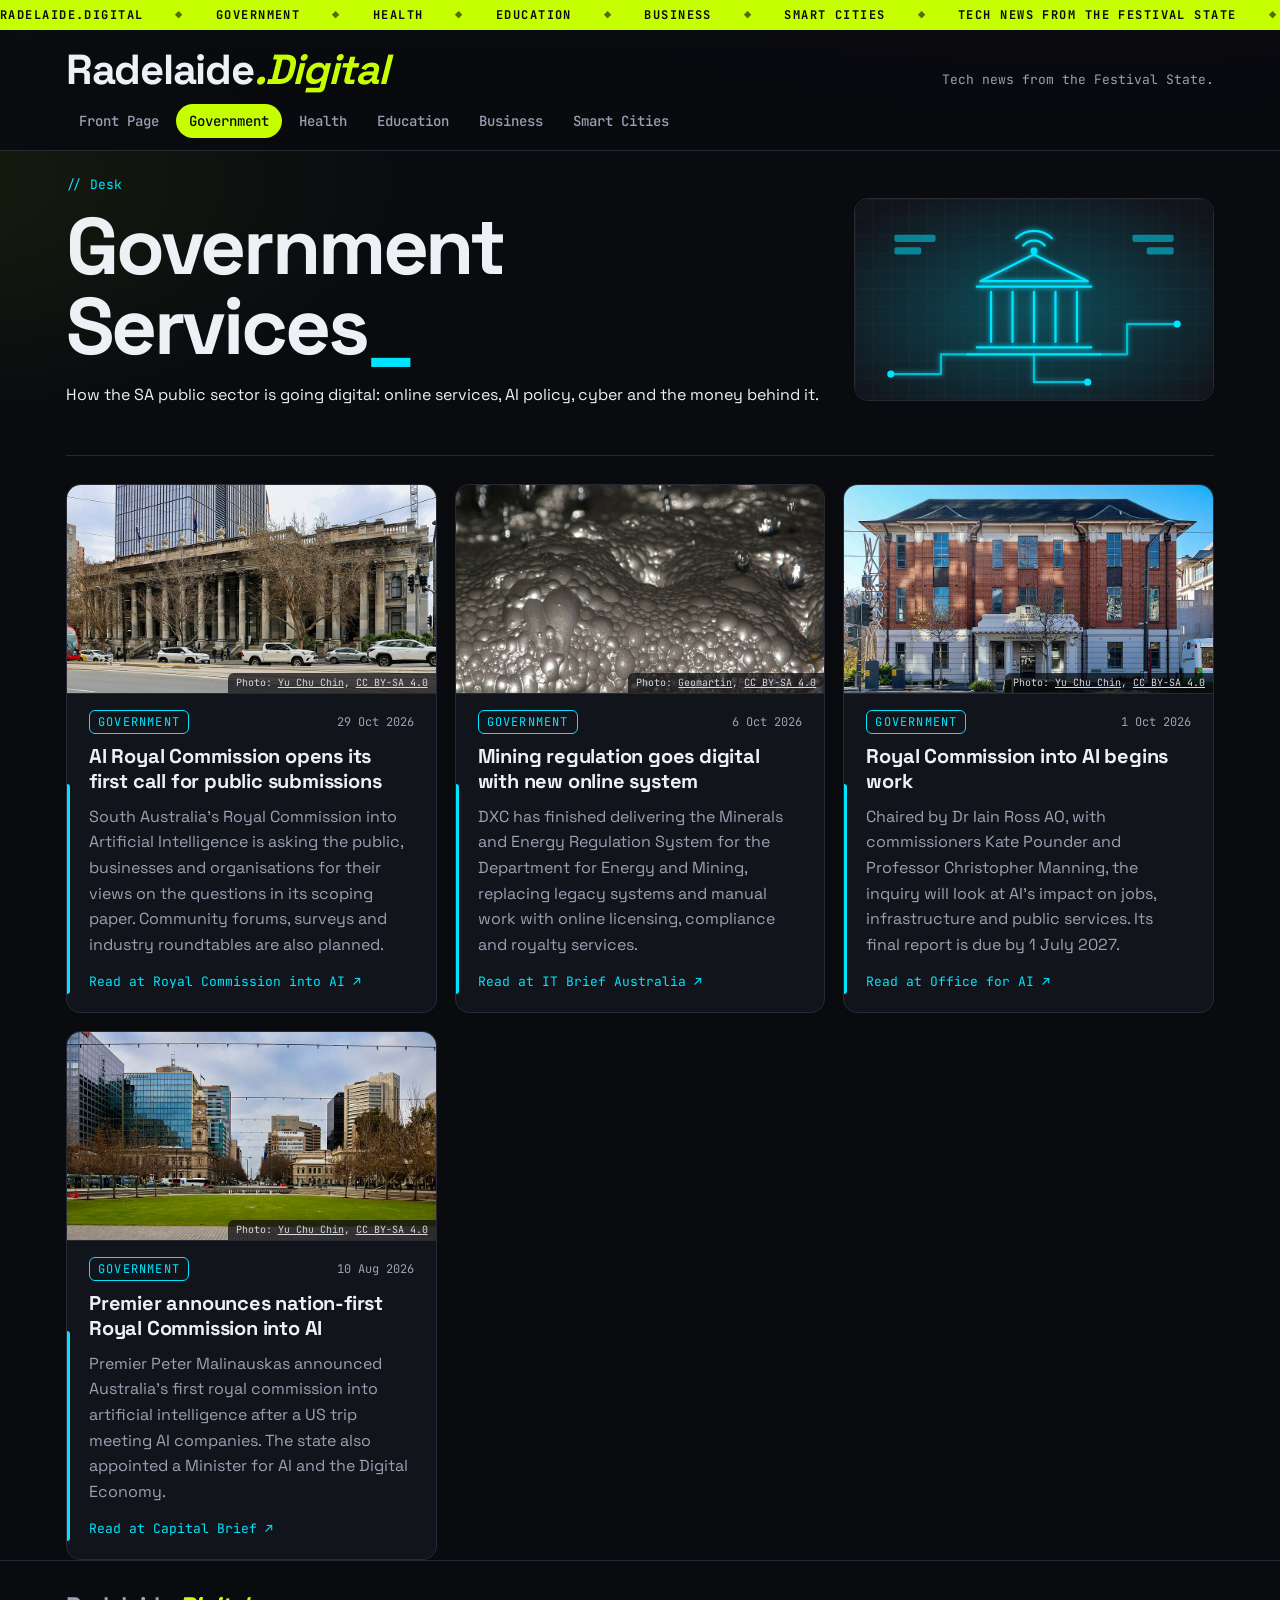
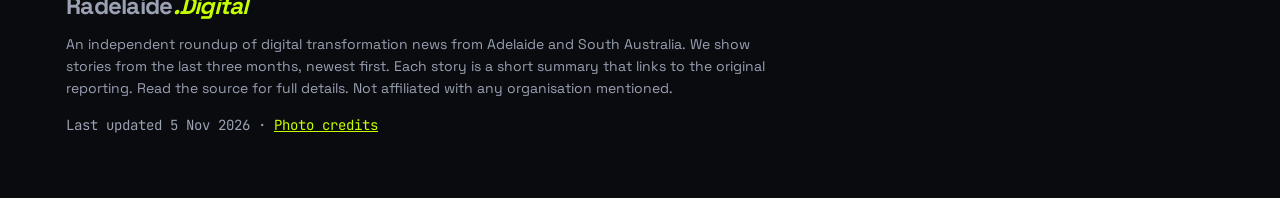
<file: government.html>
<!doctype html>
<html lang="en-AU">
<head>
  <meta charset="utf-8">
  <meta name="viewport" content="width=device-width, initial-scale=1">
  <title>Government Services | Radelaide.Digital</title>
  <meta name="description" content="Government Services news from Adelaide and South Australia. How the SA public sector is going digital: online services, AI policy, cyber and the money behind it.">
  <link rel="icon" href="data:image/svg+xml,<svg xmlns='http://www.w3.org/2000/svg' viewBox='0 0 32 32'><rect width='32' height='32' rx='6' fill='%230a0b0f'/><text x='16' y='23' font-family='monospace' font-size='18' font-weight='700' text-anchor='middle' fill='%23c6ff00'>R.</text></svg>">
  <link rel="preconnect" href="https://fonts.googleapis.com">
  <link rel="preconnect" href="https://fonts.gstatic.com" crossorigin>
  <link href="https://fonts.googleapis.com/css2?family=Space+Grotesk:wght@400;500;700&family=JetBrains+Mono:wght@400;700&display=swap" rel="stylesheet">
  <link rel="stylesheet" href="styles.css">
</head>
<body>
  <div class="ticker" aria-hidden="true"><div class="ticker__track">
    <span>RADELAIDE.DIGITAL</span><span>GOVERNMENT</span><span>HEALTH</span><span>EDUCATION</span><span>BUSINESS</span><span>SMART CITIES</span><span>TECH NEWS FROM THE FESTIVAL STATE</span>
    <span>RADELAIDE.DIGITAL</span><span>GOVERNMENT</span><span>HEALTH</span><span>EDUCATION</span><span>BUSINESS</span><span>SMART CITIES</span><span>TECH NEWS FROM THE FESTIVAL STATE</span>
  </div></div>
  <header class="masthead">
    <div class="wrap masthead__inner">
      <a class="logo" href="index.html"><span class="logo__name">Radelaide</span><span class="logo__hi">.Digital</span></a>
      <p class="motto">Tech news from the Festival State.</p>
    </div>
    <nav class="wrap nav" aria-label="Sections">
        <a href="index.html">Front Page</a>
        <a href="government.html" aria-current="page">Government</a>
        <a href="health.html">Health</a>
        <a href="education.html">Education</a>
        <a href="business.html">Business</a>
        <a href="cities.html">Smart Cities</a>
    </nav>
  </header>
  <main class="wrap">
    <section class="cat-head" style="--accent:#00e5ff">
      <div>
        <p class="kicker mono">// Desk</p>
        <h1>Government Services</h1>
        <p>How the SA public sector is going digital: online services, AI policy, cyber and the money behind it.</p>
      </div>
      <img class="cat-head__art" src="images/government.svg" alt="" width="400" height="225">
    </section>
    <div class="grid">
      <article class="card" style="--accent:#00e5ff">
        <figure class="card__art">
          <a href="https://www.royalcommissionai.sa.gov.au/" target="_blank" rel="noopener" tabindex="-1"><img src="images/photos/parliament-house-2026.jpg" alt="Parliament House on North Terrace, Adelaide" loading="lazy" width="960" height="540"></a>
          <figcaption>Photo: <a href="https://commons.wikimedia.org/wiki/File:Parliament_House_in_Adelaide,_September_2026_(028A0835).jpg" target="_blank" rel="noopener">Yu Chu Chin</a>, <a href="https://creativecommons.org/licenses/by-sa/4.0" target="_blank" rel="noopener">CC BY-SA 4.0</a></figcaption>
        </figure>
        <div class="card__meta"><a class="tag" href="government.html">Government</a><time datetime="2026-10-29">29 Oct 2026</time></div>
        <h3><a href="https://www.royalcommissionai.sa.gov.au/" target="_blank" rel="noopener">AI Royal Commission opens its first call for public submissions</a></h3>
        <p>South Australia&#x27;s Royal Commission into Artificial Intelligence is asking the public, businesses and organisations for their views on the questions in its scoping paper. Community forums, surveys and industry roundtables are also planned.</p>
        <a class="src" href="https://www.royalcommissionai.sa.gov.au/" target="_blank" rel="noopener">Read at Royal Commission into AI &#8599;</a>
      </article><article class="card" style="--accent:#00e5ff">
        <figure class="card__art">
          <a href="https://itbrief.com.au/story/dxc-completes-south-australia-mining-regulation-platform" target="_blank" rel="noopener" tabindex="-1"><img src="images/photos/prominent-hill-flotation.jpg" alt="Processing plant at the Prominent Hill mine in South Australia" loading="lazy" width="960" height="540"></a>
          <figcaption>Photo: <a href="https://commons.wikimedia.org/wiki/File:Prominenthill-flotation.jpg" target="_blank" rel="noopener">Geomartin</a>, <a href="https://creativecommons.org/licenses/by-sa/4.0" target="_blank" rel="noopener">CC BY-SA 4.0</a></figcaption>
        </figure>
        <div class="card__meta"><a class="tag" href="government.html">Government</a><time datetime="2026-10-06">6 Oct 2026</time></div>
        <h3><a href="https://itbrief.com.au/story/dxc-completes-south-australia-mining-regulation-platform" target="_blank" rel="noopener">Mining regulation goes digital with new online system</a></h3>
        <p>DXC has finished delivering the Minerals and Energy Regulation System for the Department for Energy and Mining, replacing legacy systems and manual work with online licensing, compliance and royalty services.</p>
        <a class="src" href="https://itbrief.com.au/story/dxc-completes-south-australia-mining-regulation-platform" target="_blank" rel="noopener">Read at IT Brief Australia &#8599;</a>
      </article><article class="card" style="--accent:#00e5ff">
        <figure class="card__art">
          <a href="https://www.ai.sa.gov.au/" target="_blank" rel="noopener" tabindex="-1"><img src="images/photos/aiml-lot-fourteen.jpg" alt="Australian Institute for Machine Learning building at Lot Fourteen" loading="lazy" width="960" height="540"></a>
          <figcaption>Photo: <a href="https://commons.wikimedia.org/wiki/File:Australian_Institute_for_Machine_Learning_at_Lot_Fourteen_in_Adelaide,_July_2026_(028A8660).jpg" target="_blank" rel="noopener">Yu Chu Chin</a>, <a href="https://creativecommons.org/licenses/by-sa/4.0" target="_blank" rel="noopener">CC BY-SA 4.0</a></figcaption>
        </figure>
        <div class="card__meta"><a class="tag" href="government.html">Government</a><time datetime="2026-10-01">1 Oct 2026</time></div>
        <h3><a href="https://www.ai.sa.gov.au/" target="_blank" rel="noopener">Royal Commission into AI begins work</a></h3>
        <p>Chaired by Dr Iain Ross AO, with commissioners Kate Pounder and Professor Christopher Manning, the inquiry will look at AI&#x27;s impact on jobs, infrastructure and public services. Its final report is due by 1 July 2027.</p>
        <a class="src" href="https://www.ai.sa.gov.au/" target="_blank" rel="noopener">Read at Office for AI &#8599;</a>
      </article><article class="card" style="--accent:#00e5ff">
        <figure class="card__art">
          <a href="https://www.capitalbrief.com/briefing/south-australian-government-launches-royal-commission-into-ai-fde82dd5-2ff8-4d17-8344-c0c787113e52/" target="_blank" rel="noopener" tabindex="-1"><img src="images/photos/victoria-square-aug-2026.jpg" alt="Victoria Square in the centre of Adelaide" loading="lazy" width="960" height="540"></a>
          <figcaption>Photo: <a href="https://commons.wikimedia.org/wiki/File:Victoria_Square_in_Adelaide,_August_2026_(028A9370).jpg" target="_blank" rel="noopener">Yu Chu Chin</a>, <a href="https://creativecommons.org/licenses/by-sa/4.0" target="_blank" rel="noopener">CC BY-SA 4.0</a></figcaption>
        </figure>
        <div class="card__meta"><a class="tag" href="government.html">Government</a><time datetime="2026-08-10">10 Aug 2026</time></div>
        <h3><a href="https://www.capitalbrief.com/briefing/south-australian-government-launches-royal-commission-into-ai-fde82dd5-2ff8-4d17-8344-c0c787113e52/" target="_blank" rel="noopener">Premier announces nation-first Royal Commission into AI</a></h3>
        <p>Premier Peter Malinauskas announced Australia&#x27;s first royal commission into artificial intelligence after a US trip meeting AI companies. The state also appointed a Minister for AI and the Digital Economy.</p>
        <a class="src" href="https://www.capitalbrief.com/briefing/south-australian-government-launches-royal-commission-into-ai-fde82dd5-2ff8-4d17-8344-c0c787113e52/" target="_blank" rel="noopener">Read at Capital Brief &#8599;</a>
      </article>
    </div>
  </main>
  <footer class="footer">
    <div class="wrap">
      <p class="logo logo--sm"><span class="logo__name">Radelaide</span><span class="logo__hi">.Digital</span></p>
      <p>An independent roundup of digital transformation news from Adelaide and South Australia. We show stories from the last three months, newest first. Each story is a short summary that links to the original reporting. Read the source for full details. Not affiliated with any organisation mentioned.</p>
      <p class="mono">Last updated 5 Nov 2026 &middot; <a href="credits.html">Photo credits</a></p>
    </div>
  </footer>
</body>
</html>
</file>
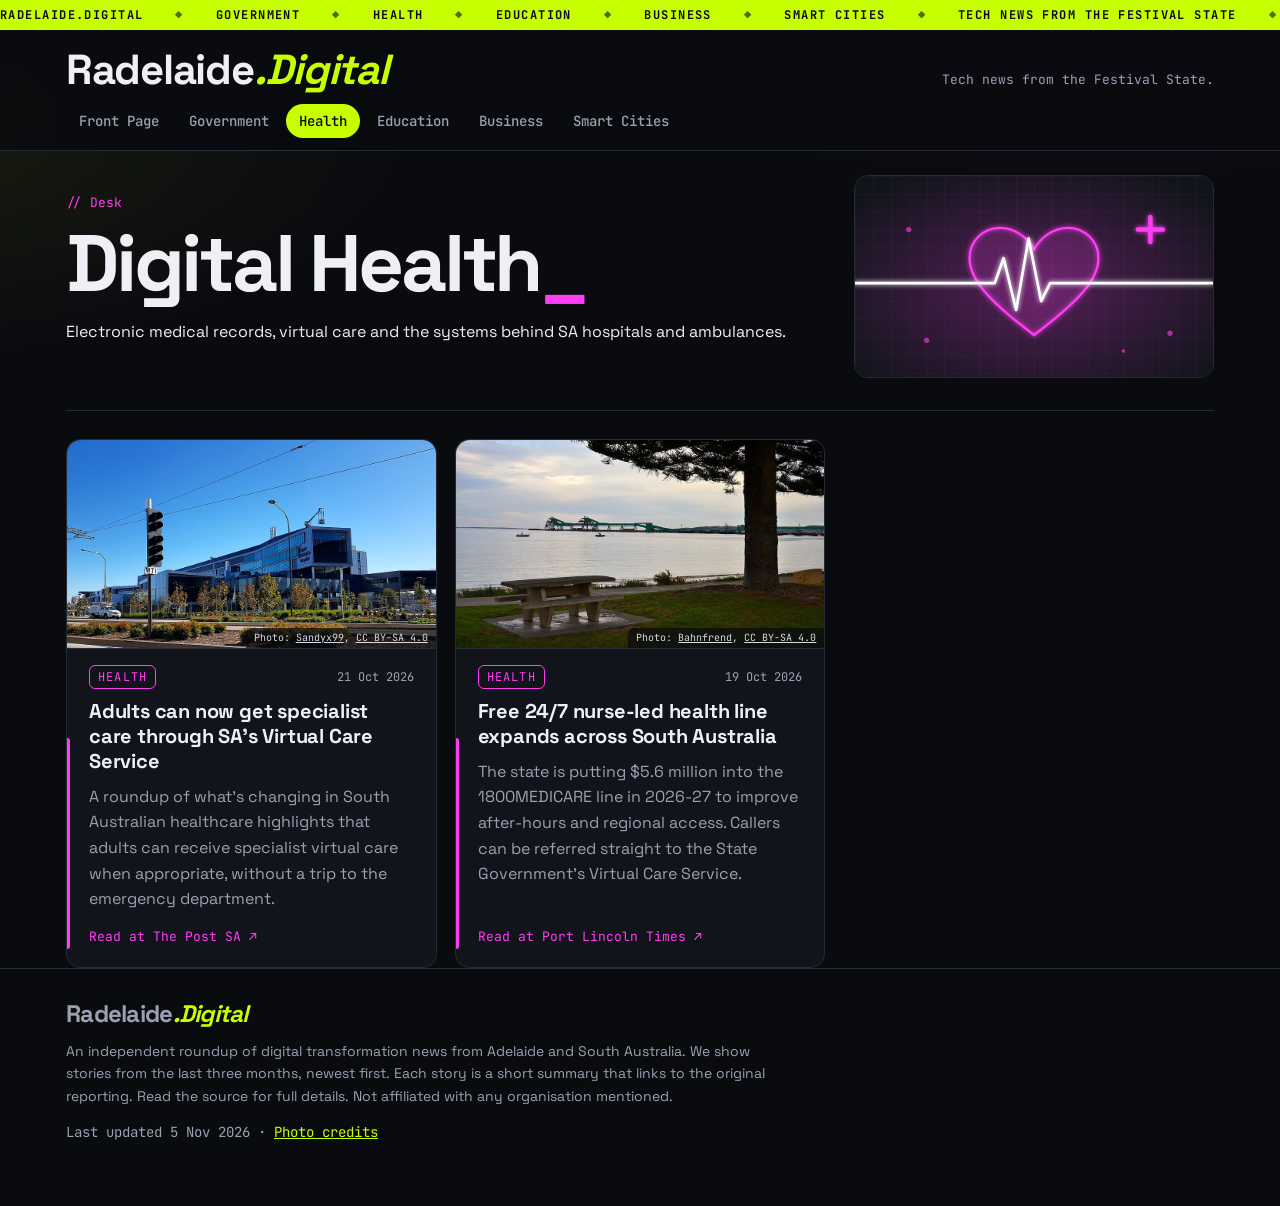
<file: health.html>
<!doctype html>
<html lang="en-AU">
<head>
  <meta charset="utf-8">
  <meta name="viewport" content="width=device-width, initial-scale=1">
  <title>Digital Health | Radelaide.Digital</title>
  <meta name="description" content="Digital Health news from Adelaide and South Australia. Electronic medical records, virtual care and the systems behind SA hospitals and ambulances.">
  <link rel="icon" href="data:image/svg+xml,<svg xmlns='http://www.w3.org/2000/svg' viewBox='0 0 32 32'><rect width='32' height='32' rx='6' fill='%230a0b0f'/><text x='16' y='23' font-family='monospace' font-size='18' font-weight='700' text-anchor='middle' fill='%23c6ff00'>R.</text></svg>">
  <link rel="preconnect" href="https://fonts.googleapis.com">
  <link rel="preconnect" href="https://fonts.gstatic.com" crossorigin>
  <link href="https://fonts.googleapis.com/css2?family=Space+Grotesk:wght@400;500;700&family=JetBrains+Mono:wght@400;700&display=swap" rel="stylesheet">
  <link rel="stylesheet" href="styles.css">
</head>
<body>
  <div class="ticker" aria-hidden="true"><div class="ticker__track">
    <span>RADELAIDE.DIGITAL</span><span>GOVERNMENT</span><span>HEALTH</span><span>EDUCATION</span><span>BUSINESS</span><span>SMART CITIES</span><span>TECH NEWS FROM THE FESTIVAL STATE</span>
    <span>RADELAIDE.DIGITAL</span><span>GOVERNMENT</span><span>HEALTH</span><span>EDUCATION</span><span>BUSINESS</span><span>SMART CITIES</span><span>TECH NEWS FROM THE FESTIVAL STATE</span>
  </div></div>
  <header class="masthead">
    <div class="wrap masthead__inner">
      <a class="logo" href="index.html"><span class="logo__name">Radelaide</span><span class="logo__hi">.Digital</span></a>
      <p class="motto">Tech news from the Festival State.</p>
    </div>
    <nav class="wrap nav" aria-label="Sections">
        <a href="index.html">Front Page</a>
        <a href="government.html">Government</a>
        <a href="health.html" aria-current="page">Health</a>
        <a href="education.html">Education</a>
        <a href="business.html">Business</a>
        <a href="cities.html">Smart Cities</a>
    </nav>
  </header>
  <main class="wrap">
    <section class="cat-head" style="--accent:#ff3df2">
      <div>
        <p class="kicker mono">// Desk</p>
        <h1>Digital Health</h1>
        <p>Electronic medical records, virtual care and the systems behind SA hospitals and ambulances.</p>
      </div>
      <img class="cat-head__art" src="images/health.svg" alt="" width="400" height="225">
    </section>
    <div class="grid">
      <article class="card" style="--accent:#ff3df2">
        <figure class="card__art">
          <a href="https://thepostsa.au/health/2026/10/21/whats-changing-in-sa-healthcare-right-now/" target="_blank" rel="noopener" tabindex="-1"><img src="images/photos/new-rah.jpg" alt="The Royal Adelaide Hospital" loading="lazy" width="960" height="540"></a>
          <figcaption>Photo: <a href="https://commons.wikimedia.org/wiki/File:New_Royal_Adelaide_Hospital_15-7-17.jpg" target="_blank" rel="noopener">Sandyx99</a>, <a href="https://creativecommons.org/licenses/by-sa/4.0" target="_blank" rel="noopener">CC BY-SA 4.0</a></figcaption>
        </figure>
        <div class="card__meta"><a class="tag" href="health.html">Health</a><time datetime="2026-10-21">21 Oct 2026</time></div>
        <h3><a href="https://thepostsa.au/health/2026/10/21/whats-changing-in-sa-healthcare-right-now/" target="_blank" rel="noopener">Adults can now get specialist care through SA&#x27;s Virtual Care Service</a></h3>
        <p>A roundup of what&#x27;s changing in South Australian healthcare highlights that adults can receive specialist virtual care when appropriate, without a trip to the emergency department.</p>
        <a class="src" href="https://thepostsa.au/health/2026/10/21/whats-changing-in-sa-healthcare-right-now/" target="_blank" rel="noopener">Read at The Post SA &#8599;</a>
      </article><article class="card" style="--accent:#ff3df2">
        <figure class="card__art">
          <a href="https://portlincolntimes.com.au/news/2026/10/19/access-to-24-7-telehealth-service-expanded/" target="_blank" rel="noopener" tabindex="-1"><img src="images/photos/port-lincoln-wharf.jpg" alt="Port Lincoln wharf on South Australia&#x27;s Eyre Peninsula" loading="lazy" width="960" height="540"></a>
          <figcaption>Photo: <a href="https://commons.wikimedia.org/wiki/File:Port_Lincoln_Wharf,_2017_(01).jpg" target="_blank" rel="noopener">Bahnfrend</a>, <a href="https://creativecommons.org/licenses/by-sa/4.0" target="_blank" rel="noopener">CC BY-SA 4.0</a></figcaption>
        </figure>
        <div class="card__meta"><a class="tag" href="health.html">Health</a><time datetime="2026-10-19">19 Oct 2026</time></div>
        <h3><a href="https://portlincolntimes.com.au/news/2026/10/19/access-to-24-7-telehealth-service-expanded/" target="_blank" rel="noopener">Free 24/7 nurse-led health line expands across South Australia</a></h3>
        <p>The state is putting $5.6 million into the 1800MEDICARE line in 2026-27 to improve after-hours and regional access. Callers can be referred straight to the State Government&#x27;s Virtual Care Service.</p>
        <a class="src" href="https://portlincolntimes.com.au/news/2026/10/19/access-to-24-7-telehealth-service-expanded/" target="_blank" rel="noopener">Read at Port Lincoln Times &#8599;</a>
      </article>
    </div>
  </main>
  <footer class="footer">
    <div class="wrap">
      <p class="logo logo--sm"><span class="logo__name">Radelaide</span><span class="logo__hi">.Digital</span></p>
      <p>An independent roundup of digital transformation news from Adelaide and South Australia. We show stories from the last three months, newest first. Each story is a short summary that links to the original reporting. Read the source for full details. Not affiliated with any organisation mentioned.</p>
      <p class="mono">Last updated 5 Nov 2026 &middot; <a href="credits.html">Photo credits</a></p>
    </div>
  </footer>
</body>
</html>
</file>
<file: styles.css>
/* Radelaide.Digital — shared styles */
:root {
  --bg: #0a0b0f;
  --panel: #12141b;
  --panel-2: #191c25;
  --line: #262a36;
  --text: #eef0f5;
  --muted: #9aa1b2;
  --lime: #c6ff00;
  --magenta: #ff3df2;
  --accent: var(--lime);
  --radius: 14px;
  --sans: "Space Grotesk", system-ui, -apple-system, Segoe UI, sans-serif;
  --mono: "JetBrains Mono", ui-monospace, Menlo, monospace;
}

* { box-sizing: border-box; }
html { -webkit-text-size-adjust: 100%; }
body {
  margin: 0;
  background: var(--bg);
  background-image:
    radial-gradient(1200px 500px at 85% -10%, rgba(255, 61, 242, .12), transparent 60%),
    radial-gradient(900px 400px at -10% 10%, rgba(198, 255, 0, .08), transparent 60%);
  color: var(--text);
  font: 16px/1.6 var(--sans);
  overflow-x: hidden;
}
a { color: inherit; }
.mono { font-family: var(--mono); }
.wrap { max-width: 1180px; margin: 0 auto; padding: 0 16px; }

/* Ticker */
.ticker {
  background: var(--lime);
  color: #0a0b0f;
  font: 700 12px/1 var(--mono);
  letter-spacing: .12em;
  overflow: hidden;
  white-space: nowrap;
}
.ticker__track { display: inline-flex; gap: 32px; padding: 9px 0; animation: scroll 30s linear infinite; }
.ticker__track span::after { content: "\25C6"; margin-left: 32px; opacity: .6; }
@keyframes scroll { to { transform: translateX(-50%); } }
@media (prefers-reduced-motion: reduce) { .ticker__track { animation: none; } }

/* Masthead */
.masthead { border-bottom: 1px solid var(--line); position: sticky; top: 0; z-index: 10; background: rgba(10, 11, 15, .88); backdrop-filter: blur(10px); }
.masthead__inner { display: flex; align-items: baseline; justify-content: space-between; gap: 16px; flex-wrap: wrap; padding-top: 18px; padding-bottom: 6px; }
.logo { font-weight: 700; font-size: clamp(26px, 5vw, 42px); letter-spacing: -.03em; text-decoration: none; line-height: 1.05; margin: 0; }
.logo--sm { font-size: 24px; }
.logo__the { font: 400 .45em var(--mono); color: var(--muted); vertical-align: middle; text-transform: uppercase; letter-spacing: .15em; }
.logo__hi { color: var(--lime); font-style: italic; }
.empty { color: var(--muted); font: 14px var(--mono); margin: 0; padding: 8px 0; }
.motto { margin: 0; color: var(--muted); font: 13px var(--mono); }
.nav { display: flex; gap: 4px; overflow-x: auto; padding-bottom: 12px; padding-top: 6px; scrollbar-width: none; }
.nav::-webkit-scrollbar { display: none; }
.nav a {
  flex: none; text-decoration: none; font: 500 14px var(--mono);
  padding: 7px 12px; border-radius: 999px; color: var(--muted); border: 1px solid transparent;
}
.nav a:hover { color: var(--text); border-color: var(--line); }
.nav a[aria-current="page"] { color: #0a0b0f; background: var(--lime); }

main { padding-top: 32px; padding-bottom: 56px; }
.kicker { color: var(--accent); font-size: 13px; margin: 0 0 10px; }

/* Hero */
.hero { display: grid; grid-template-columns: 2fr 1fr; gap: 20px; align-items: stretch; }
.hero > .kicker { grid-column: 1 / -1; margin-bottom: -8px; }
.hero__side { background: var(--panel); border: 1px solid var(--line); border-radius: var(--radius); padding: 24px; --accent: var(--magenta); }
.hero__side p { color: var(--muted); margin: 0; }
.hero__side a { color: var(--magenta); }
.big-stat { font-size: clamp(64px, 9vw, 96px); font-weight: 700; line-height: 1; color: var(--magenta) !important; margin: 4px 0 12px !important; letter-spacing: -.05em; }

/* Section titles */
.section-title { font: 700 13px var(--mono); text-transform: uppercase; letter-spacing: .2em; color: var(--muted); display: flex; align-items: center; gap: 14px; margin: 48px 0 18px; }
.section-title::after { content: ""; flex: 1; height: 1px; background: var(--line); }
.section-title span::before { content: "\25A0  "; color: var(--lime); }

/* Cards */
.grid { display: grid; grid-template-columns: repeat(auto-fill, minmax(300px, 1fr)); gap: 18px; }
.card {
  position: relative; background: var(--panel); border: 1px solid var(--line); border-radius: var(--radius);
  padding: 22px; display: flex; flex-direction: column; gap: 10px;
  transition: transform .2s, border-color .2s;
}
.card::before { content: ""; position: absolute; left: 0; top: 18px; bottom: 18px; width: 3px; border-radius: 0 3px 3px 0; background: var(--accent); }
.card:hover { transform: translateY(-3px); border-color: var(--accent); }
.card h3 { margin: 0; font-size: 20px; line-height: 1.25; letter-spacing: -.01em; }
.card h3 a { text-decoration: none; }
.card h3 a:hover { text-decoration: underline; text-decoration-color: var(--accent); text-underline-offset: 4px; }
.card p { margin: 0; color: var(--muted); }
.card__meta { display: flex; justify-content: space-between; align-items: center; font: 12px var(--mono); color: var(--muted); }
.tag { color: var(--accent); text-decoration: none; text-transform: uppercase; letter-spacing: .1em; border: 1px solid var(--accent); padding: 3px 8px; border-radius: 6px; }
.src { margin-top: auto; font: 13px var(--mono); color: var(--accent); text-decoration: none; padding-top: 6px; }
.src:hover { text-decoration: underline; }
.card--big { padding: 32px; background: linear-gradient(135deg, var(--panel-2), var(--panel)); }
.card--big h3 { font-size: clamp(26px, 4vw, 40px); letter-spacing: -.02em; }
.card--big p { font-size: 18px; }

/* Desks */
.desks { display: grid; grid-template-columns: repeat(auto-fill, minmax(320px, 1fr)); gap: 18px; }
.desk { border-top: 3px solid var(--accent); background: var(--panel); border-radius: 0 0 var(--radius) var(--radius); padding: 20px 22px; }
.desk h3 { margin: 0 0 4px; font-size: 22px; }
.desk h3 a { text-decoration: none; }
.desk h3 a:hover, .desk h3 a span { color: var(--accent); }
.desk > p { margin: 0 0 12px; color: var(--muted); font-size: 14px; }
.desk ul { list-style: none; margin: 0; padding: 0; }
.desk li { display: flex; justify-content: space-between; gap: 12px; padding: 10px 0; border-top: 1px solid var(--line); }
.desk li a { text-decoration: none; font-weight: 500; }
.desk li a:hover { color: var(--accent); }
.desk li span { flex: none; font: 12px var(--mono); color: var(--muted); padding-top: 3px; }

/* Category header */
.cat-head { padding: 24px 0 32px; border-bottom: 1px solid var(--line); margin-bottom: 28px; }
.cat-head h1 { margin: 0; font-size: clamp(40px, 8vw, 80px); line-height: 1; letter-spacing: -.04em; }
.cat-head h1::after { content: "_"; color: var(--accent); animation: blink 1.1s steps(1) infinite; }
.cat-head > p:last-child { color: var(--muted); font-size: 18px; max-width: 640px; margin: 14px 0 0; }
@keyframes blink { 50% { opacity: 0; } }
@media (prefers-reduced-motion: reduce) { .cat-head h1::after { animation: none; } }

/* Footer */
.footer { border-top: 1px solid var(--line); padding: 32px 0 48px; color: var(--muted); font-size: 14px; }
.footer p { max-width: 720px; }

@media (max-width: 760px) {
  .hero { grid-template-columns: 1fr; }
  .grid, .desks { grid-template-columns: 1fr; }
  .card--big { padding: 24px; }
  .masthead { position: static; }
}

/* Illustrations */
.banner { position: relative; border-radius: var(--radius); overflow: hidden; border: 1px solid var(--line); margin-bottom: 28px; }
.banner img { display: block; width: 100%; height: clamp(160px, 26vw, 300px); object-fit: cover; }
.banner__text {
  position: absolute; left: 24px; bottom: 18px; margin: 0; max-width: 70%;
  font-weight: 700; font-size: clamp(18px, 3.2vw, 34px); line-height: 1.1; letter-spacing: -.02em;
  text-shadow: 0 2px 18px rgba(0, 0, 0, .8);
}
.banner__text span { color: var(--lime); }
.card__art { display: block; margin: -22px -22px 6px; border-radius: var(--radius) var(--radius) 0 0; overflow: hidden; border-bottom: 1px solid var(--line); }
.card__art img { display: block; width: 100%; height: auto; aspect-ratio: 16 / 9; transition: transform .4s; }
.card:hover .card__art img { transform: scale(1.04); }
.card--big .card__art { margin: -32px -32px 10px; }
.card::before { top: auto; bottom: 18px; height: 40%; }
.desk__art { display: block; margin: -20px -22px 16px; overflow: hidden; }
.desk__art img { display: block; width: 100%; height: 110px; object-fit: cover; }
.cat-head { display: grid; grid-template-columns: 1fr minmax(0, 360px); gap: 28px; align-items: center; }
.cat-head__art { width: 100%; height: auto; border-radius: var(--radius); border: 1px solid var(--line); }
@media (max-width: 760px) {
  .cat-head { grid-template-columns: 1fr; }
  .cat-head__art { order: -1; }
  .card--big .card__art { margin: -24px -24px 10px; }
  .banner__text { left: 16px; bottom: 12px; max-width: 90%; }
}
.card--big .card__art img { aspect-ratio: auto; height: clamp(160px, 22vw, 240px); object-fit: cover; }

/* Photos */
figure.card__art { position: relative; }
.card__art img { object-fit: cover; }
.card__art figcaption, .banner__credit {
  position: absolute; right: 0; bottom: 0; margin: 0; padding: 3px 8px;
  font: 10px/1.4 var(--mono); color: #d7dae3; background: rgba(10, 11, 15, .72);
  border-top-left-radius: 6px; max-width: 100%; white-space: nowrap; overflow: hidden; text-overflow: ellipsis;
}
.card__art figcaption a, .banner__credit a { color: inherit; }
.banner::after { content: ""; position: absolute; inset: 0; background: linear-gradient(180deg, rgba(10,11,15,0) 35%, rgba(10,11,15,.85)); pointer-events: none; }
.banner__text, .banner__credit { z-index: 1; }
.banner__text { bottom: 30px; }
.card--noimg::before { top: 18px; height: auto; }
.footer a { color: var(--lime); }
.credits { list-style: none; padding: 0; margin: 0; display: grid; gap: 14px; }
.credits li { display: flex; gap: 16px; align-items: center; background: var(--panel); border: 1px solid var(--line); border-radius: var(--radius); padding: 12px; font-size: 14px; color: var(--muted); }
.credits li strong { color: var(--text); }
.credits img { width: 160px; height: 90px; object-fit: cover; border-radius: 8px; flex: none; }
.credits a { color: var(--lime); }
@media (max-width: 760px) { .credits li { flex-direction: column; align-items: flex-start; } .credits img { width: 100%; height: auto; aspect-ratio: 16/9; } }
</file>
